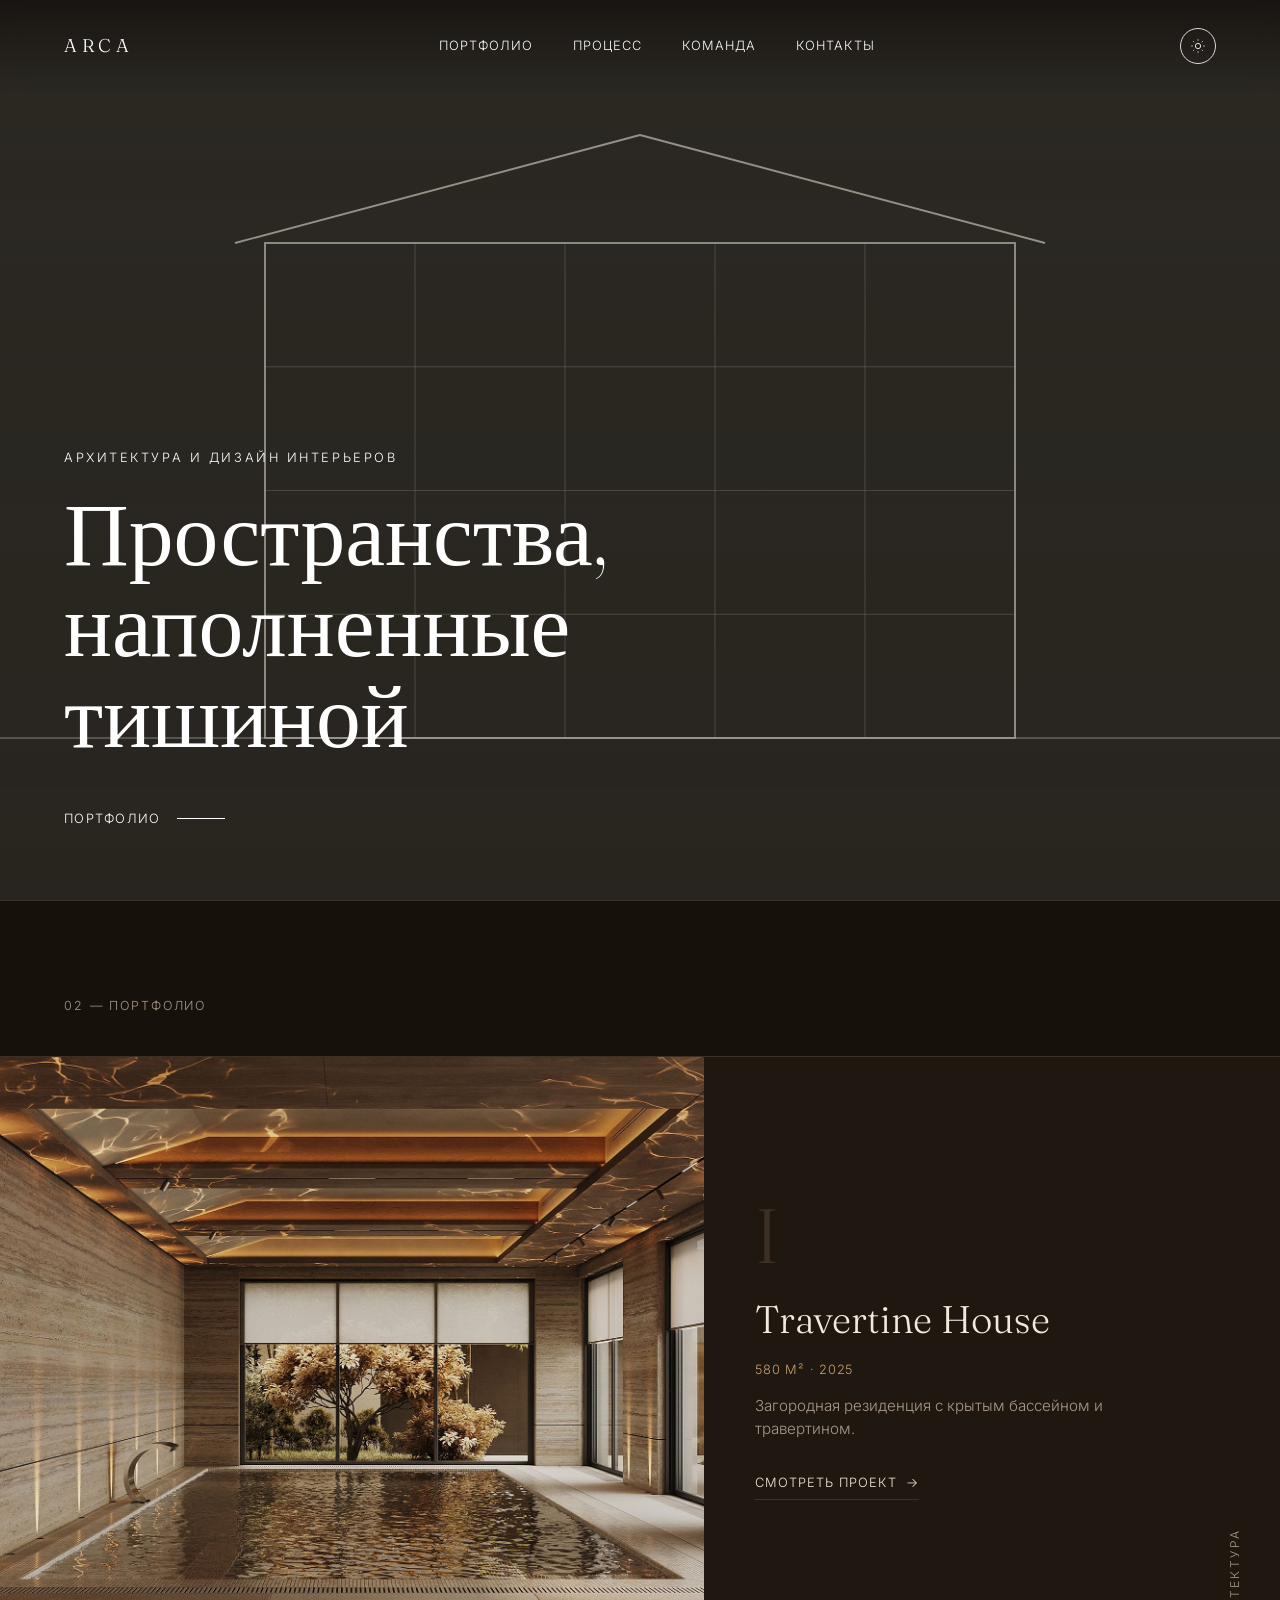
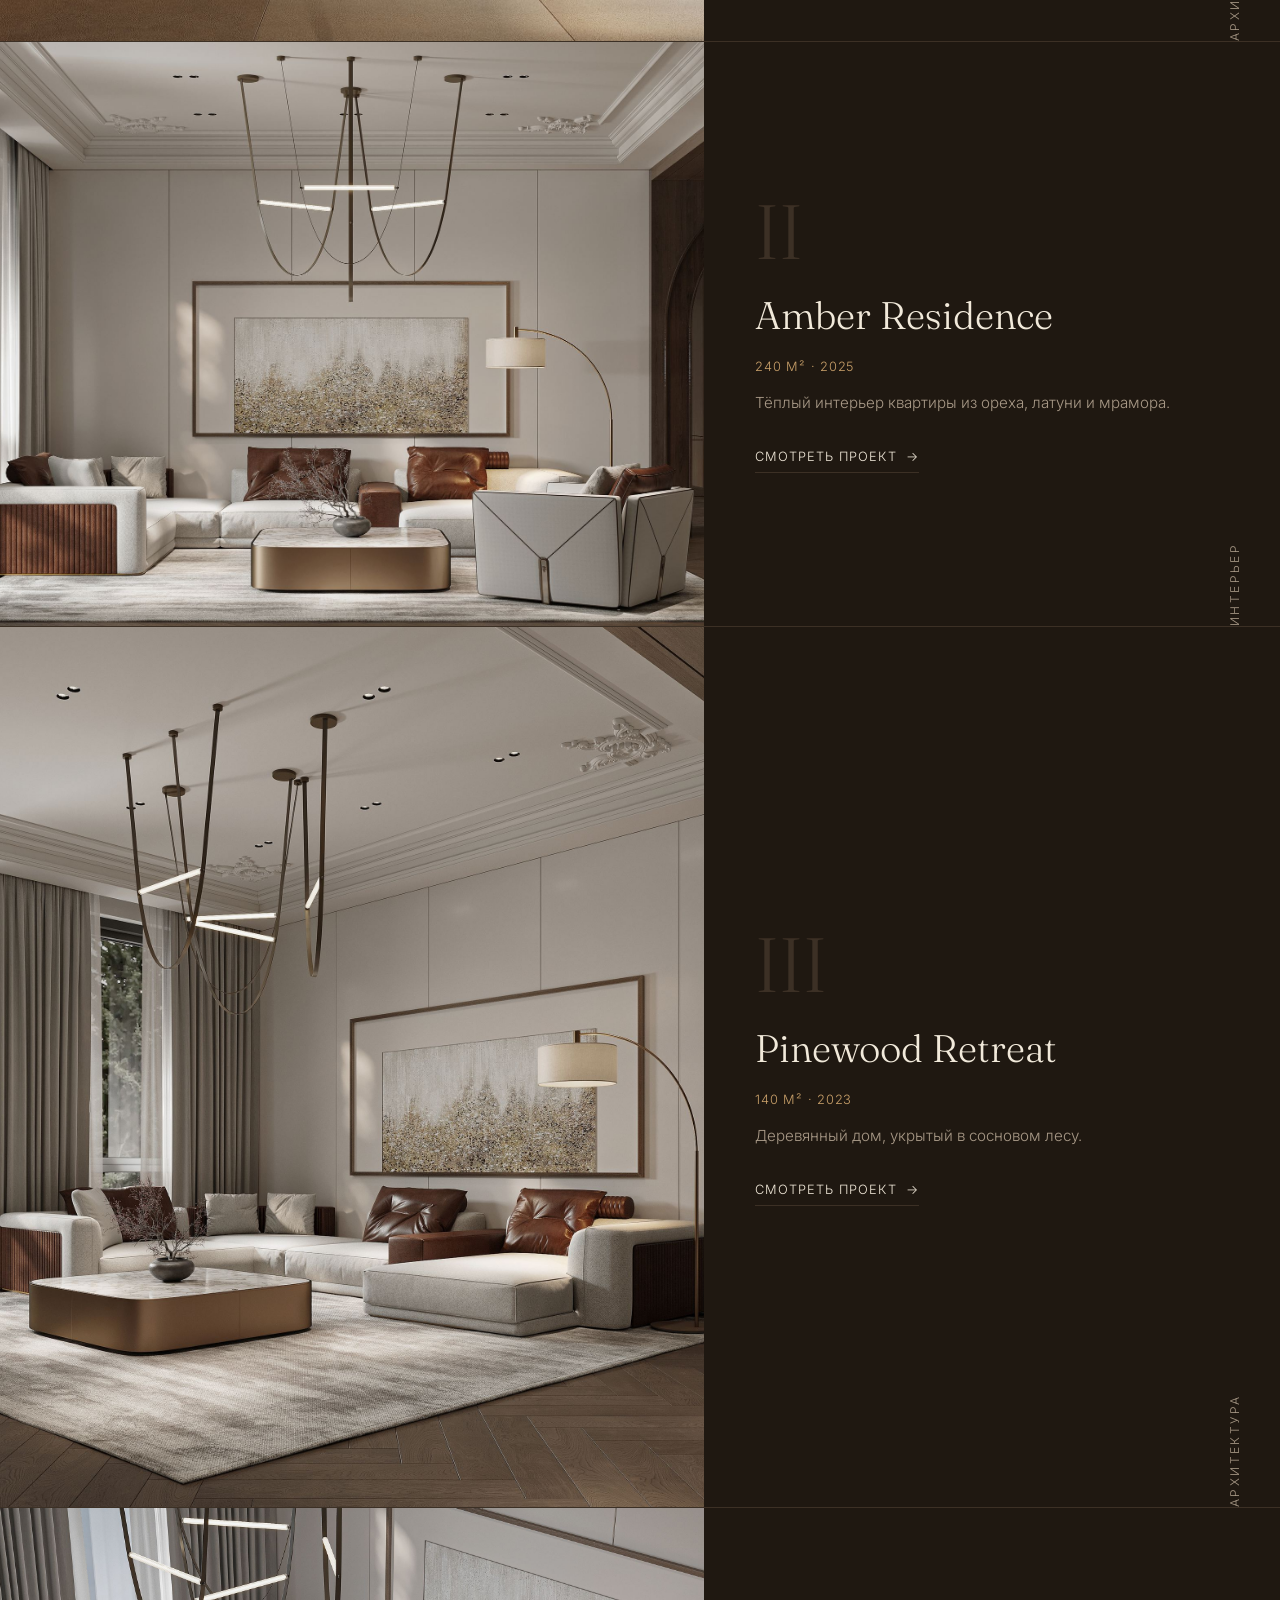
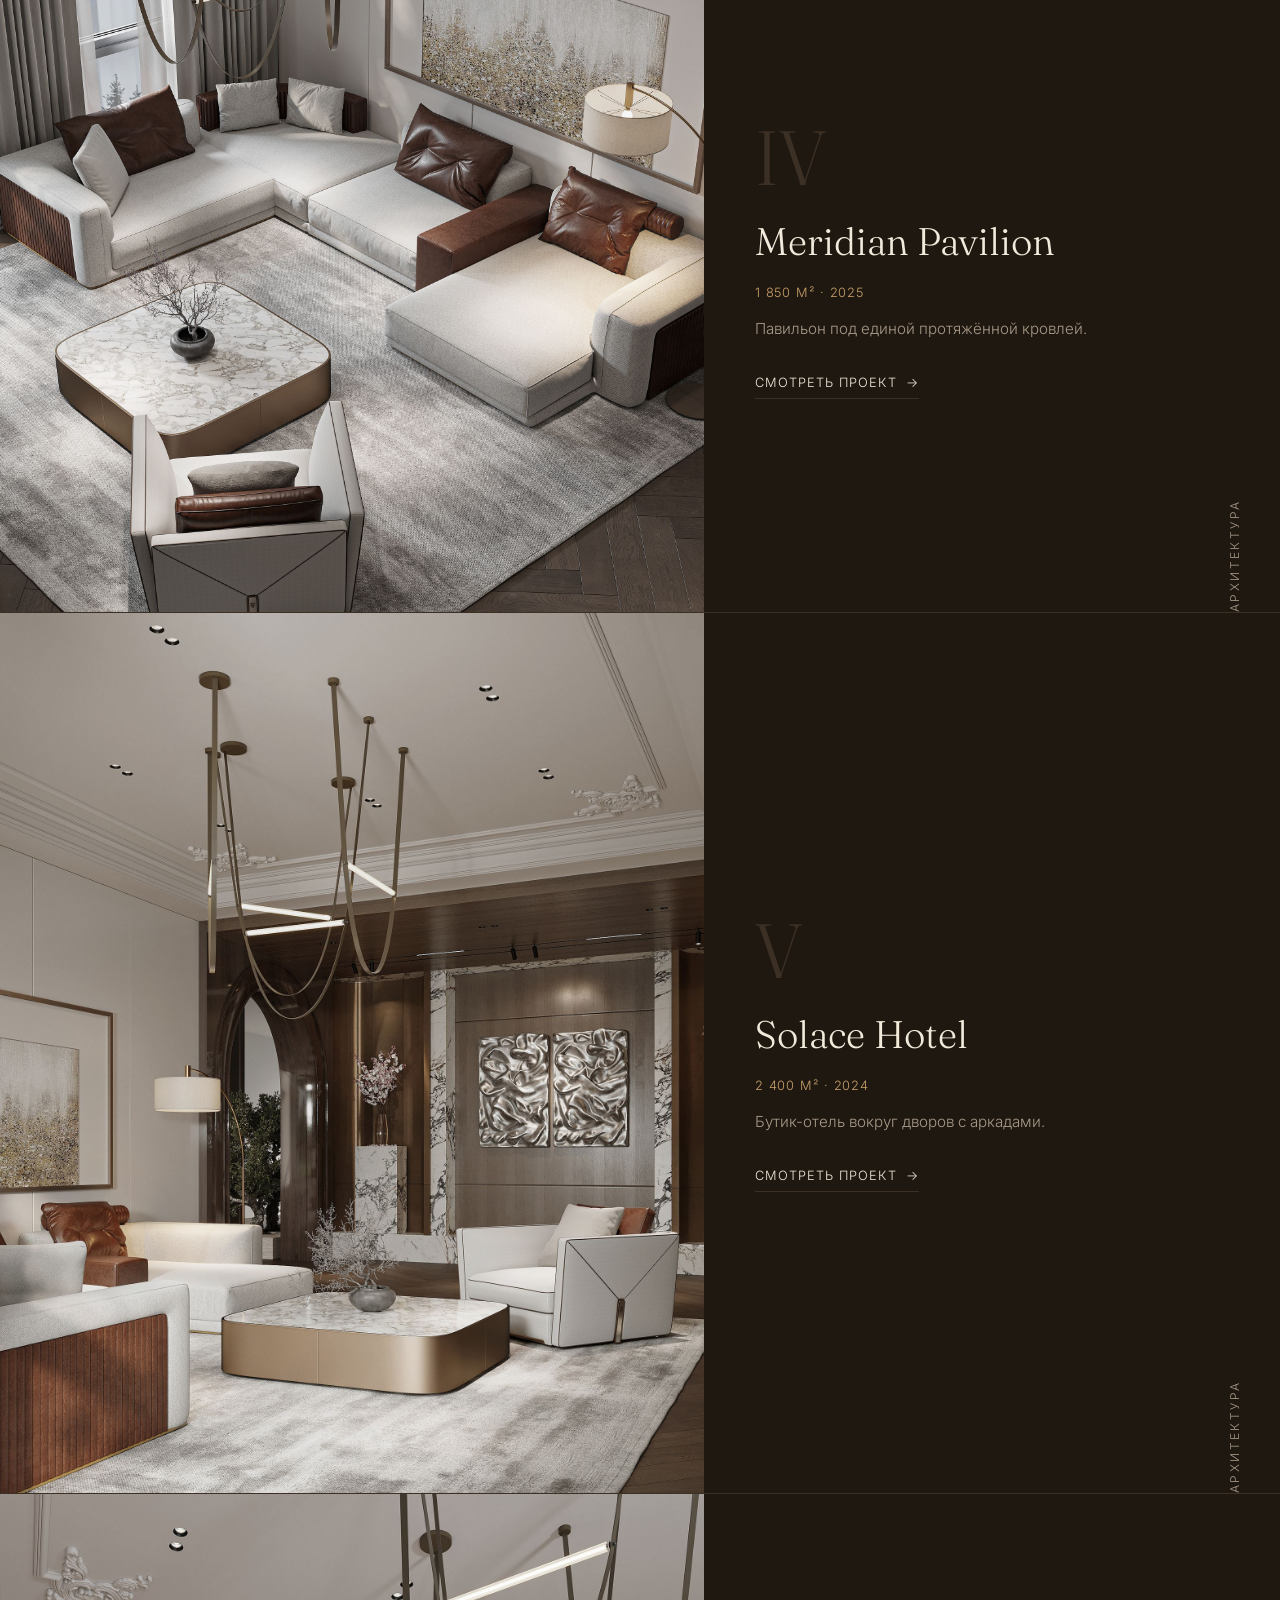
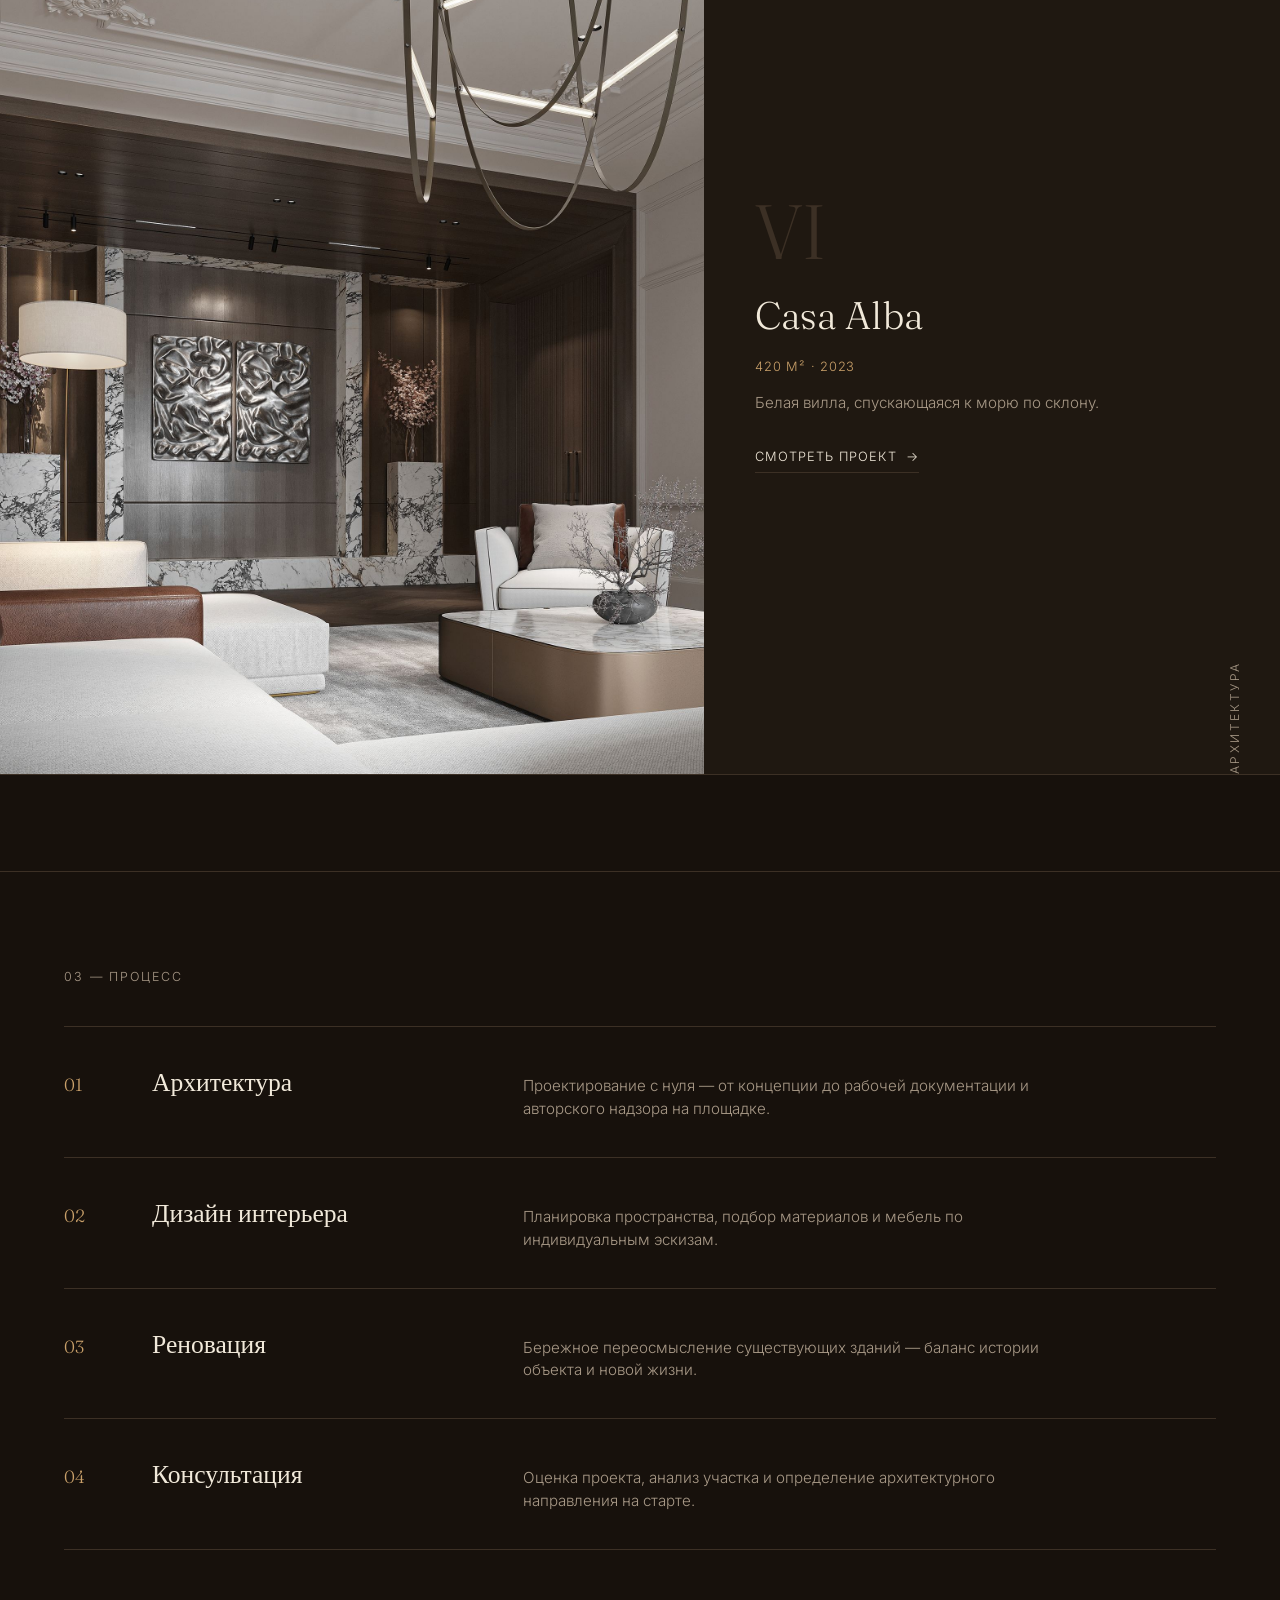
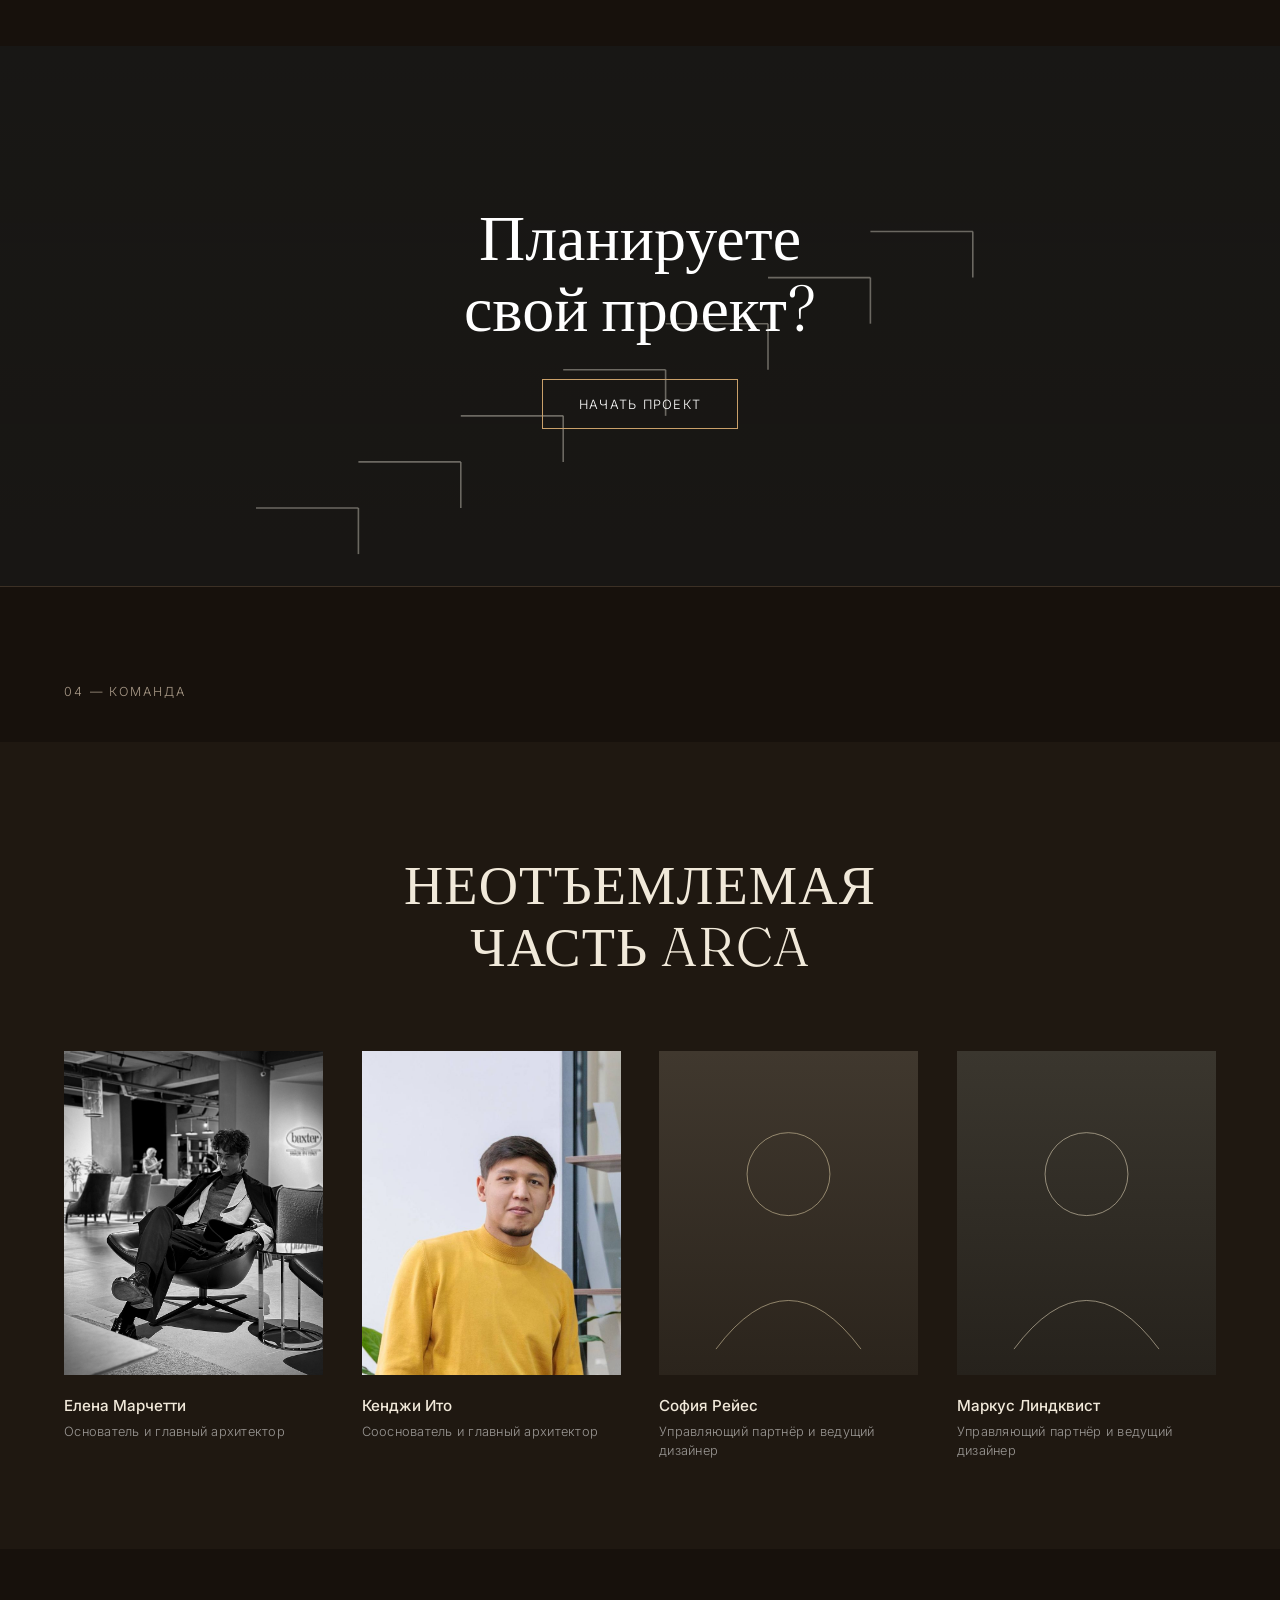
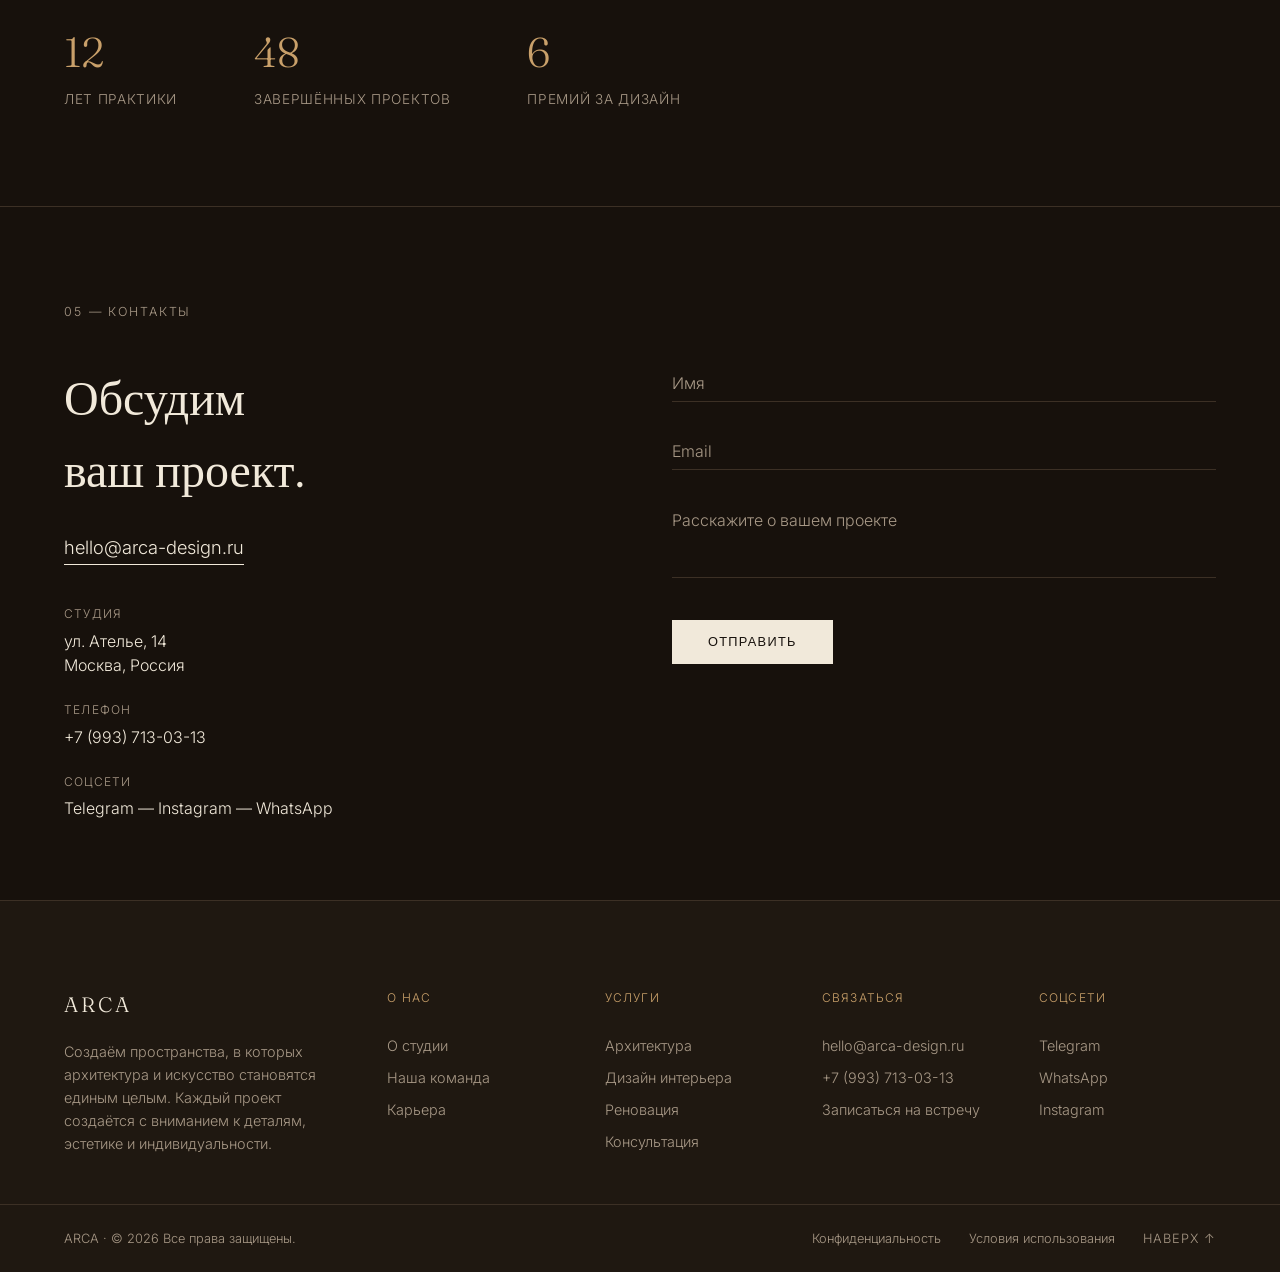
<file: index.html>
<!DOCTYPE html>
<html lang="ru">
<head>
<script>try{if(localStorage.getItem("theme")==="light")document.documentElement.setAttribute("data-theme","light");}catch(e){}</script>
<meta charset="UTF-8">
<meta name="viewport" content="width=device-width, initial-scale=1.0">
<title>ARCA — Архитектура и дизайн интерьеров</title>
<meta name="description" content="ARCA — студия архитектуры и дизайна интерьеров. Создаём пространства, где эстетика и функциональность становятся единым целым.">
<link rel="preconnect" href="https://fonts.googleapis.com">
<link rel="preconnect" href="https://fonts.gstatic.com" crossorigin>
<link href="https://fonts.googleapis.com/css2?family=Fraunces:ital,opsz,wght@0,9..144,300;0,9..144,400;1,9..144,400&family=Inter:wght@300;400;500&display=swap" rel="stylesheet">
<link rel="stylesheet" href="style.css">
</head>
<body>

<div class="loader" id="loader"><span>ARCA</span></div>

<header class="site-header" id="siteHeader">
  <a href="#top" class="logo">ARCA</a>
  <nav class="main-nav" id="mainNav">
    <a href="#work">Портфолио</a>
    <a href="#services">Процесс</a>
    <a href="#team">Команда</a>
    <a href="#contact">Контакты</a>
  </nav>
  <div class="header-actions">
    <button class="theme-toggle" id="themeToggle" aria-label="Переключить тему">
      <svg class="icon-sun" viewBox="0 0 24 24" width="16" height="16" fill="none" stroke="currentColor" stroke-width="1.5"><circle cx="12" cy="12" r="4"/><path d="M12 2v2M12 20v2M4.9 4.9l1.4 1.4M17.7 17.7l1.4 1.4M2 12h2M20 12h2M4.9 19.1l1.4-1.4M17.7 6.3l1.4-1.4"/></svg>
      <svg class="icon-moon" viewBox="0 0 24 24" width="16" height="16" fill="none" stroke="currentColor" stroke-width="1.5"><path d="M20 14.5A8.5 8.5 0 1 1 9.5 4a7 7 0 0 0 10.5 10.5Z"/></svg>
    </button>
    <button class="nav-toggle" id="navToggle" aria-label="Открыть меню">
      <span></span><span></span>
    </button>
  </div>
</header>

<main id="top">

  <section class="hero">
    <div class="hero-media">
      <video
        autoplay
        muted
        loop
        playsinline
        poster="assets/img/hero.svg"
      >
        <source src="assets/video/hero.mp4" type="video/mp4">
      </video>
    </div>
    <div class="hero-content">
      <p class="eyebrow reveal">Архитектура и дизайн интерьеров</p>
      <h1 class="reveal">Пространства,<br>наполненные тишиной</h1>
      <a href="#work" class="scroll-cue reveal">
        <span>Портфолио</span>
        <span class="line"></span>
      </a>
    </div>
  </section>

  <section class="work" id="work">
    <p class="section-index">02 — Портфолио</p>
    <div class="project-slides">

      <a class="project-slide reveal" href="project-courtyard.html">
        <div class="project-slide-media">
          <img src="assets/img/gallery/courtyard/courtyard-pool-01.jpg" alt="Крытый бассейн с эффектом воды на потолке">
        </div>
        <div class="project-slide-info">
          <span class="project-slide-num">I</span>
          <span class="project-slide-tag">Архитектура</span>
          <h3>Travertine House</h3>
          <p class="project-slide-meta">580 м² · 2025</p>
          <p class="project-slide-desc">Загородная резиденция с крытым бассейном и травертином.</p>
          <span class="project-slide-link">Смотреть проект <span>→</span></span>
        </div>
      </a>

      <a class="project-slide reveal" href="project-amber.html">
        <div class="project-slide-media">
          <img src="assets/img/gallery/Living room (1).jpg" alt="Гостиная со скульптурной латунной люстрой">
        </div>
        <div class="project-slide-info">
          <span class="project-slide-num">II</span>
          <span class="project-slide-tag">Интерьер</span>
          <h3>Amber Residence</h3>
          <p class="project-slide-meta">240 м² · 2025</p>
          <p class="project-slide-desc">Тёплый интерьер квартиры из ореха, латуни и мрамора.</p>
          <span class="project-slide-link">Смотреть проект <span>→</span></span>
        </div>
      </a>

      <a class="project-slide reveal" href="project-pinewood.html">
        <div class="project-slide-media">
          <img src="assets/img/gallery/Living%20room%20(2).jpg" alt="Деревянный дом в лесу">
        </div>
        <div class="project-slide-info">
          <span class="project-slide-num">III</span>
          <span class="project-slide-tag">Архитектура</span>
          <h3>Pinewood Retreat</h3>
          <p class="project-slide-meta">140 м² · 2023</p>
          <p class="project-slide-desc">Деревянный дом, укрытый в сосновом лесу.</p>
          <span class="project-slide-link">Смотреть проект <span>→</span></span>
        </div>
      </a>

      <a class="project-slide reveal" href="project-meridian.html">
        <div class="project-slide-media">
          <img src="assets/img/gallery/Living%20room%20(3).jpg" alt="Фасад современного музея">
        </div>
        <div class="project-slide-info">
          <span class="project-slide-num">IV</span>
          <span class="project-slide-tag">Архитектура</span>
          <h3>Meridian Pavilion</h3>
          <p class="project-slide-meta">1 850 м² · 2025</p>
          <p class="project-slide-desc">Павильон под единой протяжённой кровлей.</p>
          <span class="project-slide-link">Смотреть проект <span>→</span></span>
        </div>
      </a>

      <a class="project-slide reveal" href="project-solace.html">
        <div class="project-slide-media">
          <img src="assets/img/gallery/Living%20room%20(4).jpg" alt="Лобби бутик-отеля">
        </div>
        <div class="project-slide-info">
          <span class="project-slide-num">V</span>
          <span class="project-slide-tag">Архитектура</span>
          <h3>Solace Hotel</h3>
          <p class="project-slide-meta">2 400 м² · 2024</p>
          <p class="project-slide-desc">Бутик-отель вокруг дворов с аркадами.</p>
          <span class="project-slide-link">Смотреть проект <span>→</span></span>
        </div>
      </a>

      <a class="project-slide reveal" href="project-casa.html">
        <div class="project-slide-media">
          <img src="assets/img/gallery/Living%20room%20(5).jpg" alt="Белая вилла с бассейном">
        </div>
        <div class="project-slide-info">
          <span class="project-slide-num">VI</span>
          <span class="project-slide-tag">Архитектура</span>
          <h3>Casa Alba</h3>
          <p class="project-slide-meta">420 м² · 2023</p>
          <p class="project-slide-desc">Белая вилла, спускающаяся к морю по склону.</p>
          <span class="project-slide-link">Смотреть проект <span>→</span></span>
        </div>
      </a>

    </div>
  </section>

  <section class="services" id="services">
    <p class="section-index">03 — Процесс</p>
    <ul class="services-list">
      <li class="reveal">
        <span class="services-num">01</span>
        <h3>Архитектура</h3>
        <p>Проектирование с нуля — от концепции до рабочей документации и авторского надзора на площадке.</p>
      </li>
      <li class="reveal">
        <span class="services-num">02</span>
        <h3>Дизайн интерьера</h3>
        <p>Планировка пространства, подбор материалов и мебель по индивидуальным эскизам.</p>
      </li>
      <li class="reveal">
        <span class="services-num">03</span>
        <h3>Реновация</h3>
        <p>Бережное переосмысление существующих зданий — баланс истории объекта и новой жизни.</p>
      </li>
      <li class="reveal">
        <span class="services-num">04</span>
        <h3>Консультация</h3>
        <p>Оценка проекта, анализ участка и определение архитектурного направления на старте.</p>
      </li>
    </ul>
  </section>

  <section class="cta">
    <div class="cta-media">
      <img src="assets/img/cta.svg" alt="Освещённая солнцем лестница в современном доме">
    </div>
    <div class="cta-content">
      <h2 class="reveal">Планируете<br>свой проект?</h2>
      <a href="#contact" class="btn reveal">Начать проект</a>
    </div>
  </section>

  <section class="team" id="team">
    <p class="section-index team-index">04 — Команда</p>
    <div class="team-showcase">
      <h2 class="team-headline">Неотъемлемая<br>часть ARCA</h2>
      <div class="team-grid">
        <div class="team-member reveal">
          <div class="team-photo"><img src="assets/img/team/IMG_49032313.jpg" alt="Портрет Елены Марчетти"></div>
          <h3>Елена Марчетти</h3>
          <p class="team-role">Основатель и главный архитектор</p>
        </div>
        <div class="team-member reveal">
          <div class="team-photo"><img src="assets/img/team/photo_2025-12-12_17-47-22.jpg" alt="Портрет Кенджи Ито"></div>
          <h3>Кенджи Ито</h3>
          <p class="team-role">Сооснователь и главный архитектор</p>
        </div>
        <div class="team-member reveal">
          <div class="team-photo"><img src="assets/img/team/member-03.svg" alt="Портрет Софии Рейес"></div>
          <h3>София Рейес</h3>
          <p class="team-role">Управляющий партнёр и ведущий дизайнер</p>
        </div>
        <div class="team-member reveal">
          <div class="team-photo"><img src="assets/img/team/member-04.svg" alt="Портрет Маркуса Линдквиста"></div>
          <h3>Маркус Линдквист</h3>
          <p class="team-role">Управляющий партнёр и ведущий дизайнер</p>
        </div>
      </div>
    </div>
    <div class="intro-stats reveal">
      <div><span>12</span><p>Лет практики</p></div>
      <div><span>48</span><p>Завершённых проектов</p></div>
      <div><span>6</span><p>Премий за дизайн</p></div>
    </div>
  </section>

  <section class="contact" id="contact">
    <p class="section-index">05 — Контакты</p>
    <div class="contact-grid">
      <div class="contact-info reveal">
        <h2>Обсудим<br>ваш проект.</h2>
        <a class="contact-email" href="mailto:hello@arca-design.ru">hello@arca-design.ru</a>
        <div class="contact-details">
          <div>
            <p class="label">Студия</p>
            <p>ул. Атeлье, 14<br>Москва, Россия</p>
          </div>
          <div>
            <p class="label">Телефон</p>
            <p>+7 (993) 713-03-13</p>
          </div>
          <div>
            <p class="label">Соцсети</p>
            <p><a href="#">Telegram</a> — <a href="#">Instagram</a> — <a href="#">WhatsApp</a></p>
          </div>
        </div>
      </div>
      <form class="contact-form reveal" id="contactForm">
        <div class="field">
          <input type="text" id="name" name="name" required placeholder=" ">
          <label for="name">Имя</label>
        </div>
        <div class="field">
          <input type="email" id="email" name="email" required placeholder=" ">
          <label for="email">Email</label>
        </div>
        <div class="field">
          <textarea id="message" name="message" rows="3" required placeholder=" "></textarea>
          <label for="message">Расскажите о вашем проекте</label>
        </div>
        <button type="submit">Отправить</button>
        <p class="form-note" id="formNote"></p>
      </form>
    </div>
  </section>

</main>

<footer class="site-footer">
  <div class="footer-main">
    <div class="footer-brand">
      <p class="footer-logo">ARCA</p>
      <p class="footer-blurb">Создаём пространства, в которых архитектура и искусство становятся единым целым. Каждый проект создаётся с вниманием к деталям, эстетике и индивидуальности.</p>
    </div>
    <div class="footer-col">
      <p class="footer-col-title">О нас</p>
      <a href="#team">О студии</a>
      <a href="#team">Наша команда</a>
      <a href="#contact">Карьера</a>
    </div>
    <div class="footer-col">
      <p class="footer-col-title">Услуги</p>
      <a href="#services">Архитектура</a>
      <a href="#services">Дизайн интерьера</a>
      <a href="#services">Реновация</a>
      <a href="#services">Консультация</a>
    </div>
    <div class="footer-col">
      <p class="footer-col-title">Связаться</p>
      <a href="mailto:hello@arca-design.ru">hello@arca-design.ru</a>
      <a href="tel:+79937130313">+7 (993) 713-03-13</a>
      <a href="#contact">Записаться на встречу</a>
    </div>
    <div class="footer-col">
      <p class="footer-col-title">Соцсети</p>
      <a href="#">Telegram</a>
      <a href="#">WhatsApp</a>
      <a href="#">Instagram</a>
    </div>
  </div>
  <div class="footer-bottom">
    <p>ARCA · © <span id="year"></span> Все права защищены.</p>
    <div class="footer-bottom-links">
      <a href="#">Конфиденциальность</a>
      <a href="#">Условия использования</a>
      <a href="#top" class="back-top">Наверх ↑</a>
    </div>
  </div>
</footer>

<script src="script.js"></script>
</body>
</html>
</file>
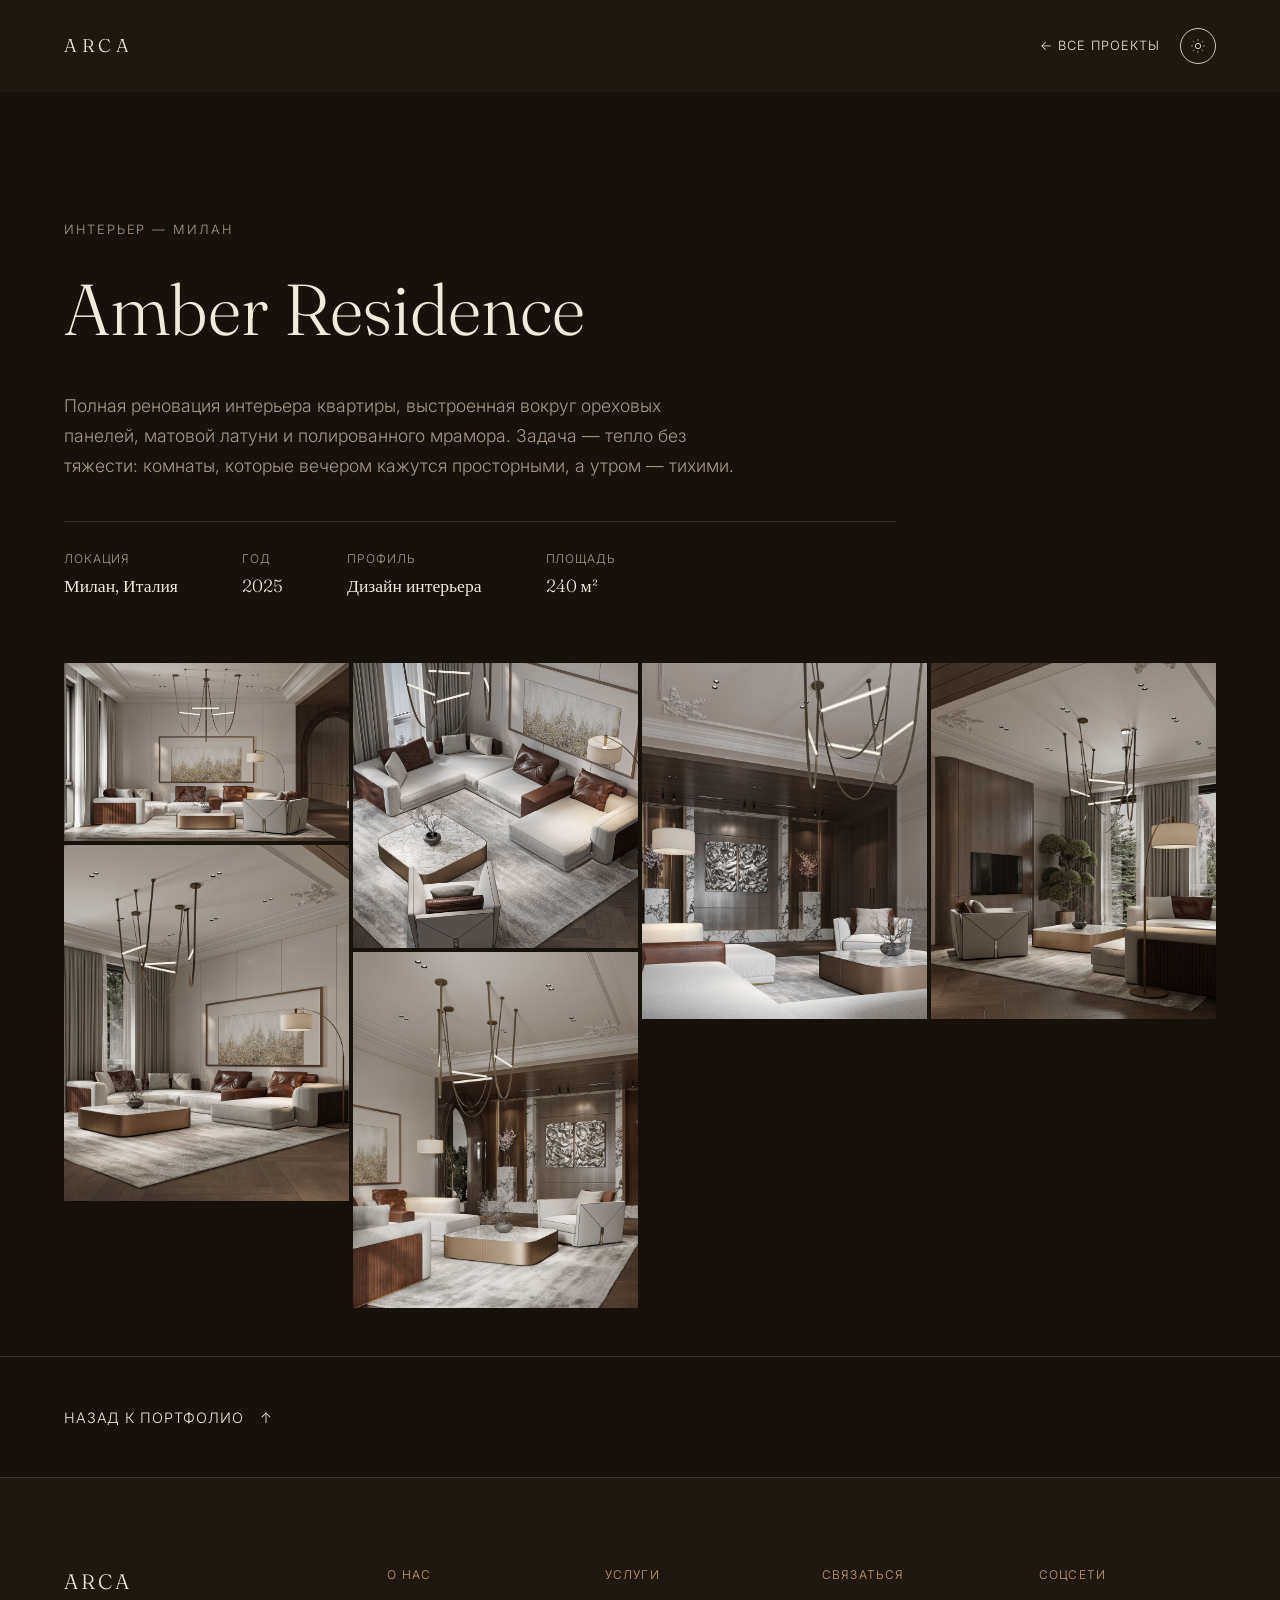
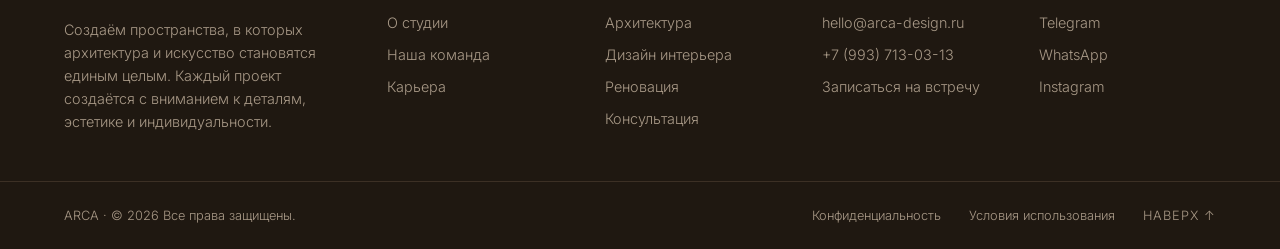
<file: project-amber.html>
<!DOCTYPE html>
<html lang="ru">
<head>
<script>try{if(localStorage.getItem("theme")==="light")document.documentElement.setAttribute("data-theme","light");}catch(e){}</script>
<meta charset="UTF-8">
<meta name="viewport" content="width=device-width, initial-scale=1.0">
<title>Amber Residence — ARCA</title>
<meta name="description" content="Amber Residence — тёплый интерьер квартиры от студии ARCA.">
<link rel="preconnect" href="https://fonts.googleapis.com">
<link rel="preconnect" href="https://fonts.gstatic.com" crossorigin>
<link href="https://fonts.googleapis.com/css2?family=Fraunces:ital,opsz,wght@0,9..144,300;0,9..144,400;1,9..144,400&family=Inter:wght@300;400;500&display=swap" rel="stylesheet">
<link rel="stylesheet" href="style.css">
<link rel="stylesheet" href="project.css">
</head>
<body class="project-body">

<header class="site-header project-header" id="siteHeader">
  <a href="index.html" class="logo">ARCA</a>
  <div class="header-actions">
  <a href="index.html#work" class="back-link">← Все проекты</a>
  <button class="theme-toggle" id="themeToggle" aria-label="Переключить тему">
    <svg class="icon-sun" viewBox="0 0 24 24" width="16" height="16" fill="none" stroke="currentColor" stroke-width="1.5"><circle cx="12" cy="12" r="4"/><path d="M12 2v2M12 20v2M4.9 4.9l1.4 1.4M17.7 17.7l1.4 1.4M2 12h2M20 12h2M4.9 19.1l1.4-1.4M17.7 6.3l1.4-1.4"/></svg>
    <svg class="icon-moon" viewBox="0 0 24 24" width="16" height="16" fill="none" stroke="currentColor" stroke-width="1.5"><path d="M20 14.5A8.5 8.5 0 1 1 9.5 4a7 7 0 0 0 10.5 10.5Z"/></svg>
  </button>
  </div>
</header>

<main>
  <section class="project-intro">
    <p class="project-eyebrow">Интерьер — Милан</p>
    <h1>Amber Residence</h1>
    <p class="project-summary">
      Полная реновация интерьера квартиры, выстроенная вокруг ореховых панелей,
      матовой латуни и полированного мрамора. Задача — тепло без тяжести:
      комнаты, которые вечером кажутся просторными, а утром — тихими.
    </p>
    <dl class="project-facts">
      <div><dt>Локация</dt><dd>Милан, Италия</dd></div>
      <div><dt>Год</dt><dd>2025</dd></div>
      <div><dt>Профиль</dt><dd>Дизайн интерьера</dd></div>
      <div><dt>Площадь</dt><dd>240 м²</dd></div>
    </dl>
  </section>

  <section class="gallery" id="gallery" aria-roledescription="carousel" aria-label="Галерея проекта">
    <div class="gallery-grid" id="galleryGrid">
      <button class="gallery-grid-item" data-index="0"><img src="assets/img/gallery/Living room (1).jpg" alt="Гостиная со скульптурной латунной люстрой и двумя диванами" loading="lazy"></button>
      <button class="gallery-grid-item" data-index="1"><img src="assets/img/gallery/Living room (2).jpg" alt="Мраморная стена со скульптурным панно" loading="lazy"></button>
      <button class="gallery-grid-item" data-index="2"><img src="assets/img/gallery/Living room (3).jpg" alt="Гостиная, видимая через арочный ореховый проём" loading="lazy"></button>
      <button class="gallery-grid-item" data-index="3"><img src="assets/img/gallery/Living room (4).jpg" alt="Вид сверху на диван и журнальный столик" loading="lazy"></button>
      <button class="gallery-grid-item" data-index="4"><img src="assets/img/gallery/Living room (5).jpg" alt="Деталь мраморного и бронзового столика" loading="lazy"></button>
      <button class="gallery-grid-item" data-index="5"><img src="assets/img/gallery/Living room (6).jpg" alt="Общий вид гостиной зоны" loading="lazy"></button>
    </div>

    <div class="gallery-lightbox" id="galleryLightbox">
      <button class="lightbox-close" id="lightboxClose" aria-label="Закрыть">✕</button>

    <div class="gallery-stage" id="galleryStage">
      <button class="gallery-arrow gallery-prev" id="galleryPrev" aria-label="Предыдущее изображение">‹</button>

      <div class="gallery-frame" id="galleryFrame">
      <div class="gallery-track" id="galleryTrack">
        <figure class="gallery-slide is-active" data-index="0">
          <div class="gallery-slide-bg" style="background-image:url('assets/img/gallery/Living room (1).jpg')"></div>
          <img src="assets/img/gallery/Living room (1).jpg" alt="Гостиная со скульптурной латунной люстрой и двумя диванами" class="gallery-slide-img">
          <figcaption>Главная гостиная — вид от входа: латунная люстра и ореховая медиастена.</figcaption>
        </figure>
        <figure class="gallery-slide" data-index="1">
          <div class="gallery-slide-bg" style="background-image:url('assets/img/gallery/Living room (2).jpg')"></div>
          <img src="assets/img/gallery/Living room (2).jpg" alt="Мраморная стена со скульптурным панно" class="gallery-slide-img">
          <figcaption>Мрамор Arabescato обрамляет бронзовое рельефное панно над консолью.</figcaption>
        </figure>
        <figure class="gallery-slide" data-index="2">
          <div class="gallery-slide-bg" style="background-image:url('assets/img/gallery/Living room (3).jpg')"></div>
          <img src="assets/img/gallery/Living room (3).jpg" alt="Гостиная, видимая через арочный ореховый проём" class="gallery-slide-img">
          <figcaption>Зона отдыха, обрамлённая арочным ореховым проёмом из холла.</figcaption>
        </figure>
        <figure class="gallery-slide" data-index="3">
          <div class="gallery-slide-bg" style="background-image:url('assets/img/gallery/Living room (4).jpg')"></div>
          <img src="assets/img/gallery/Living room (4).jpg" alt="Вид сверху на диван и журнальный столик" class="gallery-slide-img">
          <figcaption>План расстановки мебели вокруг бронзового журнального столика.</figcaption>
        </figure>
        <figure class="gallery-slide" data-index="4">
          <div class="gallery-slide-bg" style="background-image:url('assets/img/gallery/Living room (5).jpg')"></div>
          <img src="assets/img/gallery/Living room (5).jpg" alt="Деталь мраморного и бронзового столика" class="gallery-slide-img">
          <figcaption>Деталь — полированная мраморная столешница на матовом бронзовом основании.</figcaption>
        </figure>
        <figure class="gallery-slide" data-index="5">
          <div class="gallery-slide-bg" style="background-image:url('assets/img/gallery/Living room (6).jpg')"></div>
          <img src="assets/img/gallery/Living room (6).jpg" alt="Общий вид гостиной зоны" class="gallery-slide-img">
          <figcaption>Комната целиком — секционный диван вокруг бронзового столика.</figcaption>
        </figure>
      </div>
      </div>


      <button class="gallery-arrow gallery-next" id="galleryNext" aria-label="Следующее изображение">›</button>

      <div class="gallery-counter">
        <span id="galleryCurrent">01</span> / <span id="galleryTotal">06</span>
      </div>
    </div>

    <div class="gallery-thumbs" id="galleryThumbs">
      <button class="thumb is-active" data-index="0"><img src="assets/img/gallery/thumbs/Living room (1).jpg" alt=""></button>
      <button class="thumb" data-index="1"><img src="assets/img/gallery/thumbs/Living room (2).jpg" alt=""></button>
      <button class="thumb" data-index="2"><img src="assets/img/gallery/thumbs/Living room (3).jpg" alt=""></button>
      <button class="thumb" data-index="3"><img src="assets/img/gallery/thumbs/Living room (4).jpg" alt=""></button>
      <button class="thumb" data-index="4"><img src="assets/img/gallery/thumbs/Living room (5).jpg" alt=""></button>
      <button class="thumb" data-index="5"><img src="assets/img/gallery/thumbs/Living room (6).jpg" alt=""></button>
    </div>
      </div>
  </section>

  <section class="project-nav-next">
    <a href="index.html#work">
      <span class="project-nav-label">Назад к портфолио</span>
      <span class="project-nav-arrow">↑</span>
    </a>
  </section>
</main>

<footer class="site-footer">
  <div class="footer-main">
    <div class="footer-brand">
      <p class="footer-logo">ARCA</p>
      <p class="footer-blurb">Создаём пространства, в которых архитектура и искусство становятся единым целым. Каждый проект создаётся с вниманием к деталям, эстетике и индивидуальности.</p>
    </div>
    <div class="footer-col">
      <p class="footer-col-title">О нас</p>
      <a href="index.html#team">О студии</a>
      <a href="index.html#team">Наша команда</a>
      <a href="index.html#contact">Карьера</a>
    </div>
    <div class="footer-col">
      <p class="footer-col-title">Услуги</p>
      <a href="index.html#services">Архитектура</a>
      <a href="index.html#services">Дизайн интерьера</a>
      <a href="index.html#services">Реновация</a>
      <a href="index.html#services">Консультация</a>
    </div>
    <div class="footer-col">
      <p class="footer-col-title">Связаться</p>
      <a href="mailto:hello@arca-design.ru">hello@arca-design.ru</a>
      <a href="tel:+79937130313">+7 (993) 713-03-13</a>
      <a href="index.html#contact">Записаться на встречу</a>
    </div>
    <div class="footer-col">
      <p class="footer-col-title">Соцсети</p>
      <a href="#">Telegram</a>
      <a href="#">WhatsApp</a>
      <a href="#">Instagram</a>
    </div>
  </div>
  <div class="footer-bottom">
    <p>ARCA · © <span id="year"></span> Все права защищены.</p>
    <div class="footer-bottom-links">
      <a href="#">Конфиденциальность</a>
      <a href="#">Условия использования</a>
      <a href="index.html#top" class="back-top">Наверх ↑</a>
    </div>
  </div>
</footer>

<script src="script.js"></script>
<script src="project.js"></script>
</body>
</html>
</file>
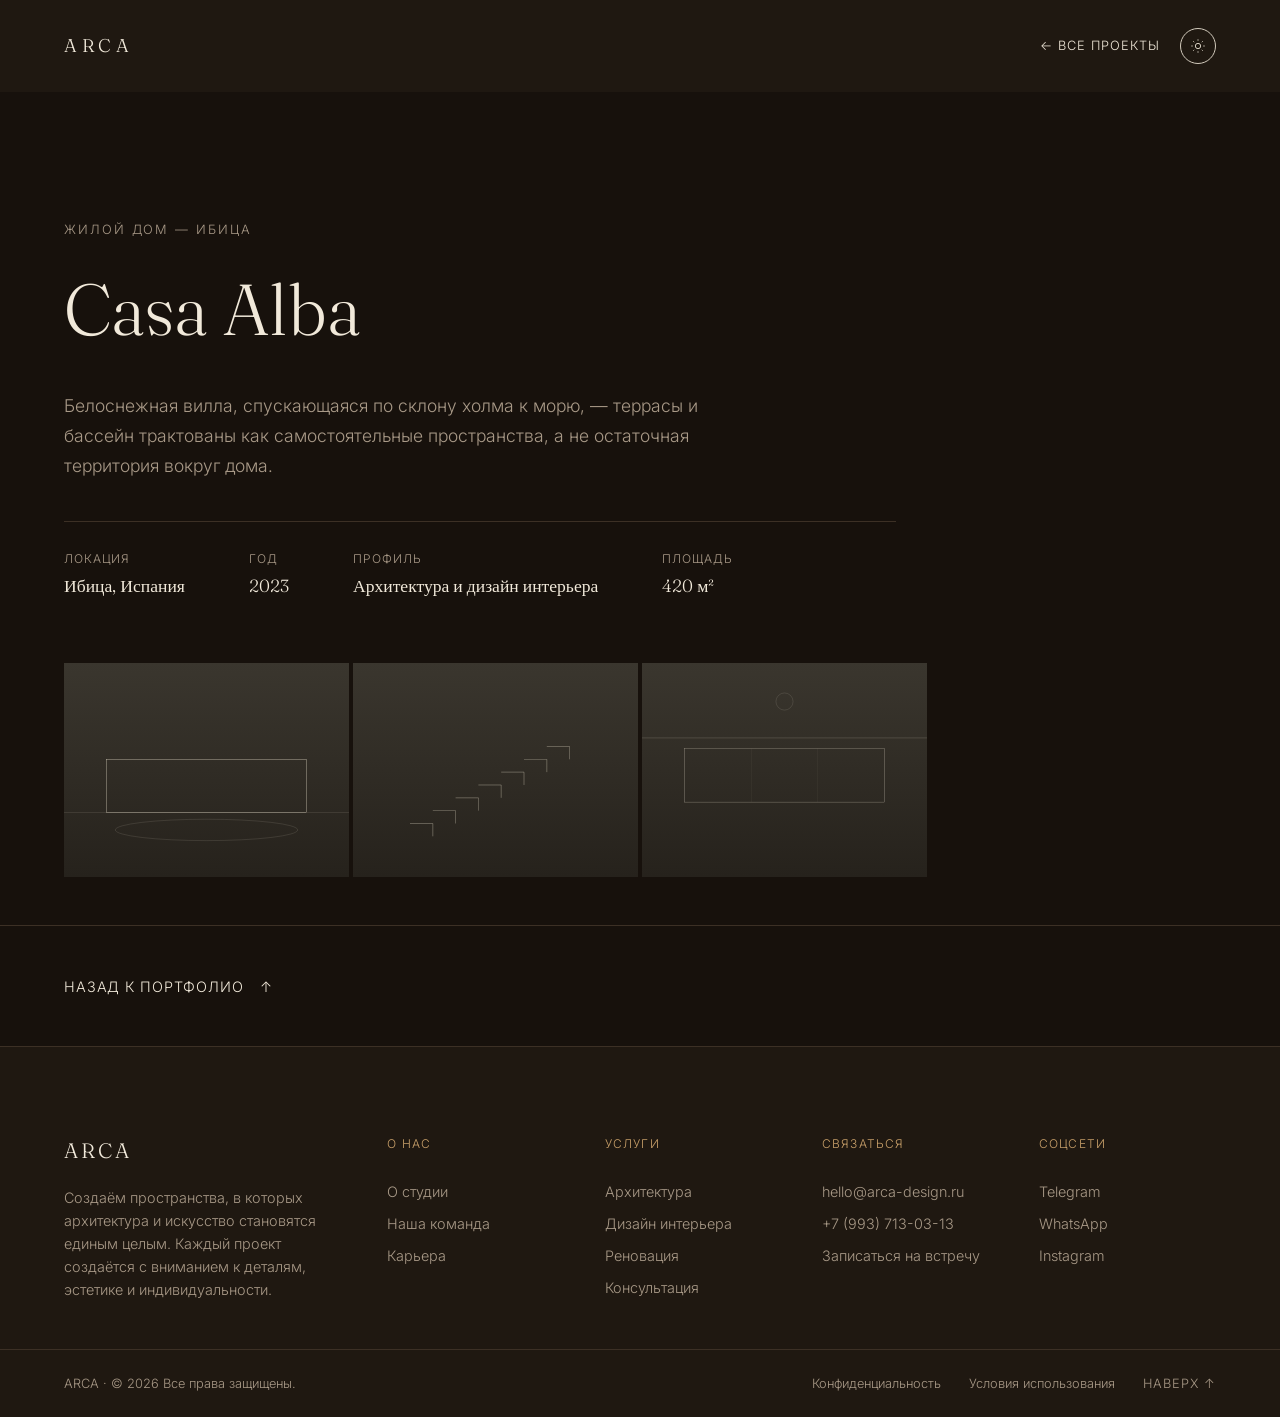
<file: project-casa.html>
<!DOCTYPE html>
<html lang="ru">
<head>
<script>try{if(localStorage.getItem("theme")==="light")document.documentElement.setAttribute("data-theme","light");}catch(e){}</script>
<meta charset="UTF-8">
<meta name="viewport" content="width=device-width, initial-scale=1.0">
<title>Casa Alba — ARCA</title>
<meta name="description" content="Casa Alba — Жилой дом — Ибица, студия ARCA.">
<link rel="preconnect" href="https://fonts.googleapis.com">
<link rel="preconnect" href="https://fonts.gstatic.com" crossorigin>
<link href="https://fonts.googleapis.com/css2?family=Fraunces:ital,opsz,wght@0,9..144,300;0,9..144,400;1,9..144,400&family=Inter:wght@300;400;500&display=swap" rel="stylesheet">
<link rel="stylesheet" href="style.css">
<link rel="stylesheet" href="project.css">
</head>
<body class="project-body">

<header class="site-header project-header" id="siteHeader">
  <a href="index.html" class="logo">ARCA</a>
  <div class="header-actions">
  <a href="index.html#work" class="back-link">← Все проекты</a>
  <button class="theme-toggle" id="themeToggle" aria-label="Переключить тему">
    <svg class="icon-sun" viewBox="0 0 24 24" width="16" height="16" fill="none" stroke="currentColor" stroke-width="1.5"><circle cx="12" cy="12" r="4"/><path d="M12 2v2M12 20v2M4.9 4.9l1.4 1.4M17.7 17.7l1.4 1.4M2 12h2M20 12h2M4.9 19.1l1.4-1.4M17.7 6.3l1.4-1.4"/></svg>
    <svg class="icon-moon" viewBox="0 0 24 24" width="16" height="16" fill="none" stroke="currentColor" stroke-width="1.5"><path d="M20 14.5A8.5 8.5 0 1 1 9.5 4a7 7 0 0 0 10.5 10.5Z"/></svg>
  </button>
  </div>
</header>

<main>
  <section class="project-intro">
    <p class="project-eyebrow">Жилой дом — Ибица</p>
    <h1>Casa Alba</h1>
    <p class="project-summary">
      Белоснежная вилла, спускающаяся по склону холма к морю, — террасы и бассейн трактованы как самостоятельные пространства, а не остаточная территория вокруг дома.
    </p>
    <dl class="project-facts">
      <div><dt>Локация</dt><dd>Ибица, Испания</dd></div>
      <div><dt>Год</dt><dd>2023</dd></div>
      <div><dt>Профиль</dt><dd>Архитектура и дизайн интерьера</dd></div>
      <div><dt>Площадь</dt><dd>420 м²</dd></div>
    </dl>
  </section>

  <section class="gallery" id="gallery" aria-roledescription="carousel" aria-label="Галерея проекта">
    <div class="gallery-grid" id="galleryGrid">
      <button class="gallery-grid-item" data-index="0"><img src="assets/img/gallery/casa-01.svg" alt="Белая вилла с бассейном" loading="lazy"></button>
      <button class="gallery-grid-item" data-index="1"><img src="assets/img/gallery/casa-02.svg" alt="Внешняя лестница вдоль склона" loading="lazy"></button>
      <button class="gallery-grid-item" data-index="2"><img src="assets/img/gallery/casa-03.svg" alt="Интерьер гостиной с видом на море" loading="lazy"></button>
    </div>

    <div class="gallery-lightbox" id="galleryLightbox">
      <button class="lightbox-close" id="lightboxClose" aria-label="Закрыть">✕</button>

    <div class="gallery-stage" id="galleryStage">
      <button class="gallery-arrow gallery-prev" id="galleryPrev" aria-label="Предыдущее изображение">‹</button>

      <div class="gallery-frame" id="galleryFrame">
      <div class="gallery-track" id="galleryTrack">
        <figure class="gallery-slide is-active" data-index="0">
          <div class="gallery-slide-bg" style="background-image:url('assets/img/gallery/casa-01.svg')"></div>
          <img src="assets/img/gallery/casa-01.svg" alt="Белая вилла с бассейном" class="gallery-slide-img">
          <figcaption>Терраса с бассейном, обрамлённая ступенчатыми белыми объёмами виллы.</figcaption>
        </figure>
        <figure class="gallery-slide" data-index="1">
          <div class="gallery-slide-bg" style="background-image:url('assets/img/gallery/casa-02.svg')"></div>
          <img src="assets/img/gallery/casa-02.svg" alt="Внешняя лестница вдоль склона" class="gallery-slide-img">
          <figcaption>Каменные ступени связывают террасы виллы вниз по склону.</figcaption>
        </figure>
        <figure class="gallery-slide" data-index="2">
          <div class="gallery-slide-bg" style="background-image:url('assets/img/gallery/casa-03.svg')"></div>
          <img src="assets/img/gallery/casa-03.svg" alt="Интерьер гостиной с видом на море" class="gallery-slide-img">
          <figcaption>Основная гостиная полностью открывается на террасу и море.</figcaption>
        </figure>
      </div>
      </div>

      <button class="gallery-arrow gallery-next" id="galleryNext" aria-label="Следующее изображение">›</button>

      <div class="gallery-counter">
        <span id="galleryCurrent">01</span> / <span id="galleryTotal">03</span>
      </div>
    </div>

    <div class="gallery-thumbs" id="galleryThumbs">
      <button class="thumb is-active" data-index="0"><img src="assets/img/gallery/casa-01.svg" alt=""></button>
      <button class="thumb" data-index="1"><img src="assets/img/gallery/casa-02.svg" alt=""></button>
      <button class="thumb" data-index="2"><img src="assets/img/gallery/casa-03.svg" alt=""></button>
    </div>
      </div>
  </section>

  <section class="project-nav-next">
    <a href="index.html#work">
      <span class="project-nav-label">Назад к портфолио</span>
      <span class="project-nav-arrow">↑</span>
    </a>
  </section>
</main>

<footer class="site-footer">
  <div class="footer-main">
    <div class="footer-brand">
      <p class="footer-logo">ARCA</p>
      <p class="footer-blurb">Создаём пространства, в которых архитектура и искусство становятся единым целым. Каждый проект создаётся с вниманием к деталям, эстетике и индивидуальности.</p>
    </div>
    <div class="footer-col">
      <p class="footer-col-title">О нас</p>
      <a href="index.html#team">О студии</a>
      <a href="index.html#team">Наша команда</a>
      <a href="index.html#contact">Карьера</a>
    </div>
    <div class="footer-col">
      <p class="footer-col-title">Услуги</p>
      <a href="index.html#services">Архитектура</a>
      <a href="index.html#services">Дизайн интерьера</a>
      <a href="index.html#services">Реновация</a>
      <a href="index.html#services">Консультация</a>
    </div>
    <div class="footer-col">
      <p class="footer-col-title">Связаться</p>
      <a href="mailto:hello@arca-design.ru">hello@arca-design.ru</a>
      <a href="tel:+79937130313">+7 (993) 713-03-13</a>
      <a href="index.html#contact">Записаться на встречу</a>
    </div>
    <div class="footer-col">
      <p class="footer-col-title">Соцсети</p>
      <a href="#">Telegram</a>
      <a href="#">WhatsApp</a>
      <a href="#">Instagram</a>
    </div>
  </div>
  <div class="footer-bottom">
    <p>ARCA · © <span id="year"></span> Все права защищены.</p>
    <div class="footer-bottom-links">
      <a href="#">Конфиденциальность</a>
      <a href="#">Условия использования</a>
      <a href="index.html#top" class="back-top">Наверх ↑</a>
    </div>
  </div>
</footer>

<script src="script.js"></script>
<script src="project.js"></script>
</body>
</html>
</file>
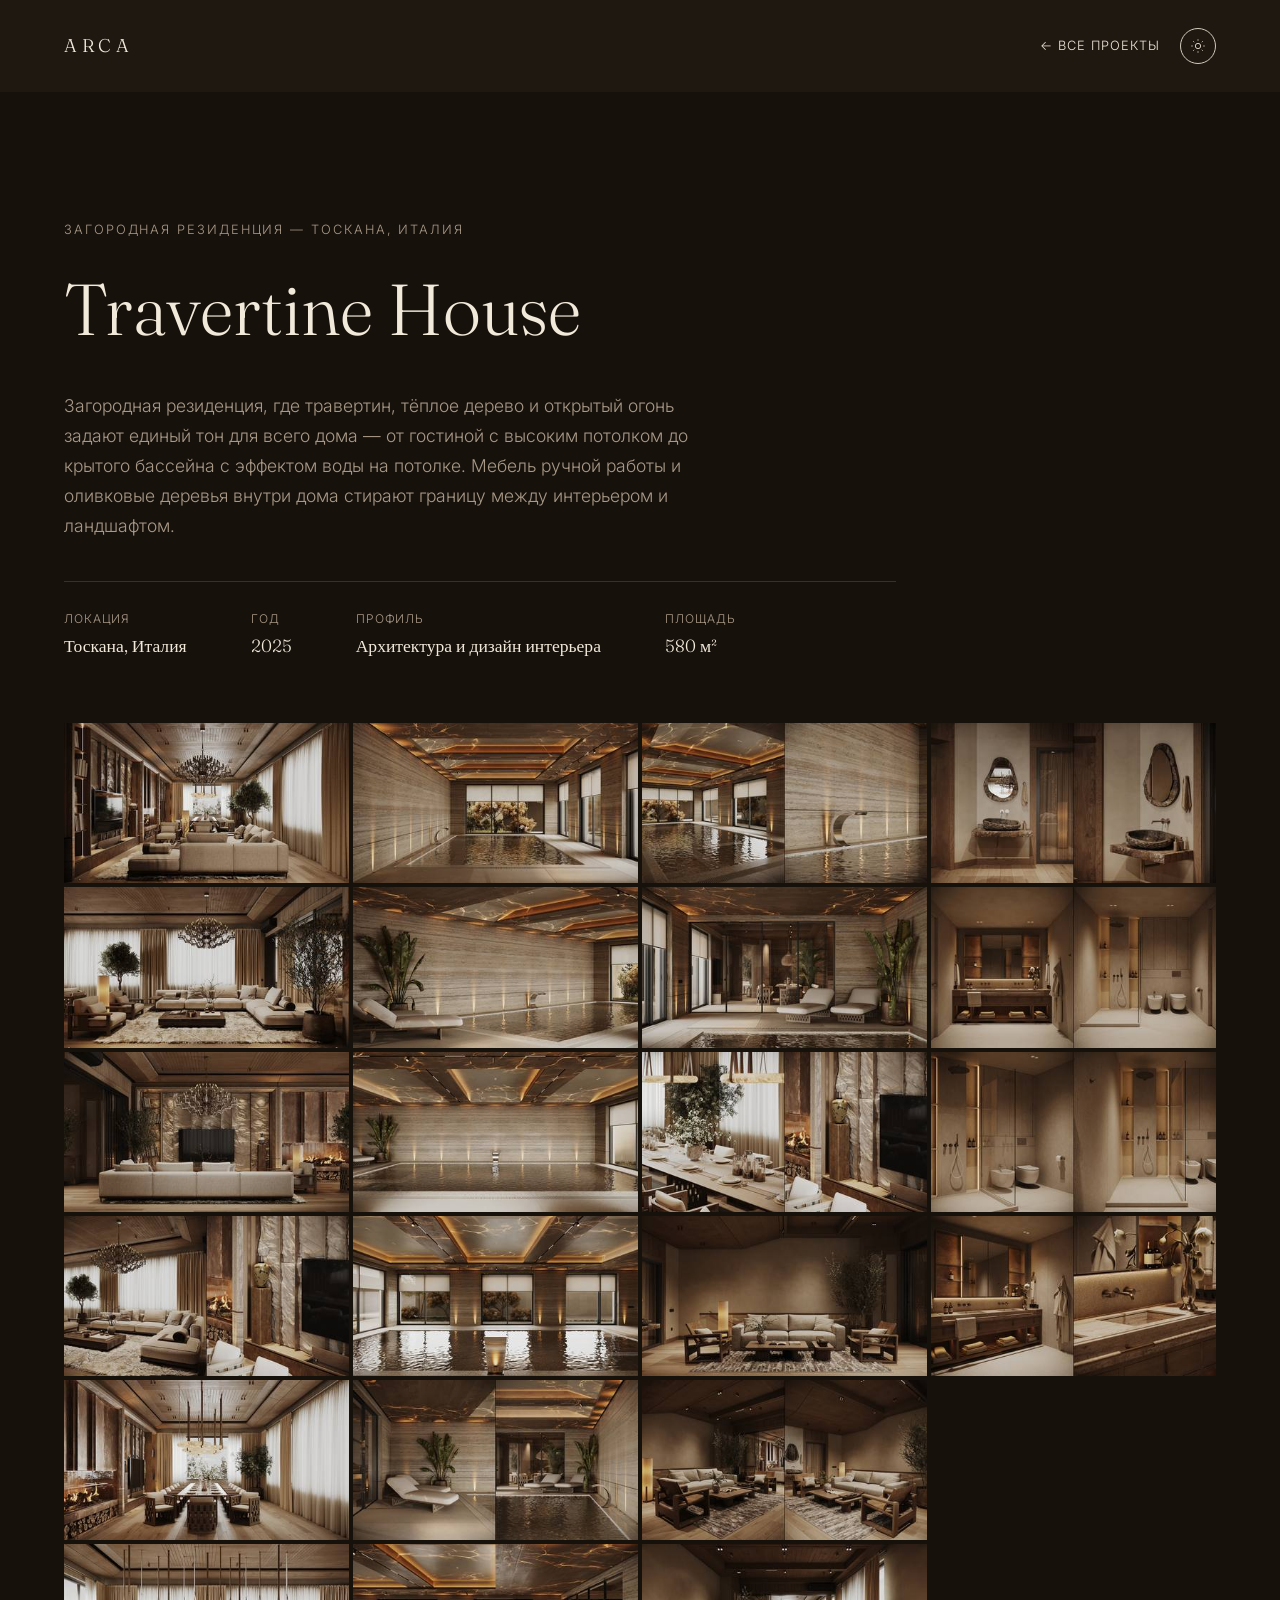
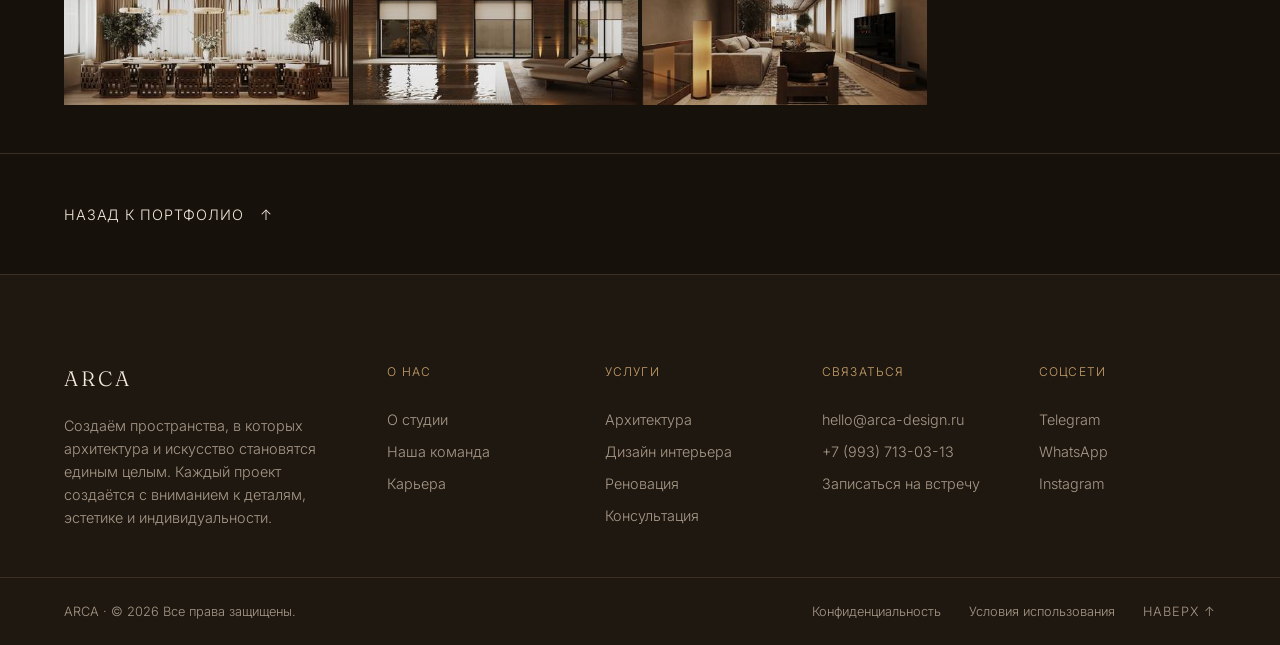
<file: project-courtyard.html>
<!DOCTYPE html>
<html lang="ru">
<head>
<script>try{if(localStorage.getItem("theme")==="light")document.documentElement.setAttribute("data-theme","light");}catch(e){}</script>
<meta charset="UTF-8">
<meta name="viewport" content="width=device-width, initial-scale=1.0">
<title>Travertine House — ARCA</title>
<meta name="description" content="Travertine House — загородная резиденция с крытым бассейном, студия ARCA.">
<link rel="preconnect" href="https://fonts.googleapis.com">
<link rel="preconnect" href="https://fonts.gstatic.com" crossorigin>
<link href="https://fonts.googleapis.com/css2?family=Fraunces:ital,opsz,wght@0,9..144,300;0,9..144,400;1,9..144,400&family=Inter:wght@300;400;500&display=swap" rel="stylesheet">
<link rel="stylesheet" href="style.css">
<link rel="stylesheet" href="project.css">
</head>
<body class="project-body">

<header class="site-header project-header" id="siteHeader">
  <a href="index.html" class="logo">ARCA</a>
  <div class="header-actions">
  <a href="index.html#work" class="back-link">← Все проекты</a>
  <button class="theme-toggle" id="themeToggle" aria-label="Переключить тему">
    <svg class="icon-sun" viewBox="0 0 24 24" width="16" height="16" fill="none" stroke="currentColor" stroke-width="1.5"><circle cx="12" cy="12" r="4"/><path d="M12 2v2M12 20v2M4.9 4.9l1.4 1.4M17.7 17.7l1.4 1.4M2 12h2M20 12h2M4.9 19.1l1.4-1.4M17.7 6.3l1.4-1.4"/></svg>
    <svg class="icon-moon" viewBox="0 0 24 24" width="16" height="16" fill="none" stroke="currentColor" stroke-width="1.5"><path d="M20 14.5A8.5 8.5 0 1 1 9.5 4a7 7 0 0 0 10.5 10.5Z"/></svg>
  </button>
  </div>
</header>

<main>
  <section class="project-intro">
    <p class="project-eyebrow">Загородная резиденция — Тоскана, Италия</p>
    <h1>Travertine House</h1>
    <p class="project-summary">
      Загородная резиденция, где травертин, тёплое дерево и открытый огонь задают
      единый тон для всего дома — от гостиной с высоким потолком до крытого
      бассейна с эффектом воды на потолке. Мебель ручной работы и оливковые
      деревья внутри дома стирают границу между интерьером и ландшафтом.
    </p>
    <dl class="project-facts">
      <div><dt>Локация</dt><dd>Тоскана, Италия</dd></div>
      <div><dt>Год</dt><dd>2025</dd></div>
      <div><dt>Профиль</dt><dd>Архитектура и дизайн интерьера</dd></div>
      <div><dt>Площадь</dt><dd>580 м²</dd></div>
    </dl>
  </section>

  <section class="gallery" id="gallery" aria-roledescription="carousel" aria-label="Галерея проекта">
    <div class="gallery-grid" id="galleryGrid">
      <button class="gallery-grid-item" data-index="0"><img src="assets/img/gallery/courtyard/thumbs/courtyard-living-01.jpg" alt="Гостиная с камином и панорамными окнами" loading="lazy"></button>
      <button class="gallery-grid-item" data-index="1"><img src="assets/img/gallery/courtyard/thumbs/courtyard-living-02.jpg" alt="Гостиная с каменной стеной и телевизором" loading="lazy"></button>
      <button class="gallery-grid-item" data-index="2"><img src="assets/img/gallery/courtyard/thumbs/courtyard-living-03.jpg" alt="Деталь камина и керамической вазы" loading="lazy"></button>
      <button class="gallery-grid-item" data-index="3"><img src="assets/img/gallery/courtyard/thumbs/courtyard-living-04.jpg" alt="Гостиная с большой люстрой и обеденной зоной вдали" loading="lazy"></button>
      <button class="gallery-grid-item" data-index="4"><img src="assets/img/gallery/courtyard/thumbs/courtyard-dining-01.jpg" alt="Длинный обеденный стол на всю комнату" loading="lazy"></button>
      <button class="gallery-grid-item" data-index="5"><img src="assets/img/gallery/courtyard/thumbs/courtyard-dining-02.jpg" alt="Сервированный стол крупным планом и деталь камина" loading="lazy"></button>
      <button class="gallery-grid-item" data-index="6"><img src="assets/img/gallery/courtyard/thumbs/courtyard-pool-01.jpg" alt="Крытый бассейн с эффектом воды на потолке" loading="lazy"></button>
      <button class="gallery-grid-item" data-index="7"><img src="assets/img/gallery/courtyard/thumbs/courtyard-pool-02.jpg" alt="Бассейн и шезлонг у окна с зеленью" loading="lazy"></button>
      <button class="gallery-grid-item" data-index="8"><img src="assets/img/gallery/courtyard/thumbs/courtyard-pool-03.jpg" alt="Фронтальный вид бассейна, окно в сад по центру" loading="lazy"></button>
      <button class="gallery-grid-item" data-index="9"><img src="assets/img/gallery/courtyard/thumbs/courtyard-pool-04.jpg" alt="Бассейн вдоль трёх окон, вид на внутренний дворик" loading="lazy"></button>
      <button class="gallery-grid-item" data-index="10"><img src="assets/img/gallery/courtyard/thumbs/courtyard-pool-05.jpg" alt="Зона отдыха у бассейна с видом в жилую часть дома" loading="lazy"></button>
      <button class="gallery-grid-item" data-index="11"><img src="assets/img/gallery/courtyard/thumbs/courtyard-pool-06.jpg" alt="Бассейн вдоль окон, зона с шезлонгами" loading="lazy"></button>
      <button class="gallery-grid-item" data-index="12"><img src="assets/img/gallery/courtyard/thumbs/courtyard-pool-07.jpg" alt="Декоративный водопад-излив у бортика бассейна" loading="lazy"></button>
      <button class="gallery-grid-item" data-index="13"><img src="assets/img/gallery/courtyard/thumbs/courtyard-pool-08.jpg" alt="Бассейн с видом сквозь стекло на гостиную" loading="lazy"></button>
      <button class="gallery-grid-item" data-index="14"><img src="assets/img/gallery/courtyard/thumbs/courtyard-lounge-01.jpg" alt="Дополнительная гостевая зона с диваном и креслами" loading="lazy"></button>
      <button class="gallery-grid-item" data-index="15"><img src="assets/img/gallery/courtyard/thumbs/courtyard-lounge-02.jpg" alt="Переход из зоны отдыха к гостевой ванной" loading="lazy"></button>
      <button class="gallery-grid-item" data-index="16"><img src="assets/img/gallery/courtyard/thumbs/courtyard-lounge-03.jpg" alt="Общий вид верхнего яруса дома" loading="lazy"></button>
      <button class="gallery-grid-item" data-index="17"><img src="assets/img/gallery/courtyard/thumbs/courtyard-bathroom-01.jpg" alt="Каменные раковины-чаши с фигурными зеркалами" loading="lazy"></button>
      <button class="gallery-grid-item" data-index="18"><img src="assets/img/gallery/courtyard/thumbs/courtyard-bathroom-02.jpg" alt="Раковина с подсветкой и зеркальными шкафами" loading="lazy"></button>
      <button class="gallery-grid-item" data-index="19"><img src="assets/img/gallery/courtyard/thumbs/courtyard-bathroom-03.jpg" alt="Душевая с дождевым душем, биде и унитазом" loading="lazy"></button>
      <button class="gallery-grid-item" data-index="20"><img src="assets/img/gallery/courtyard/thumbs/courtyard-bathroom-04.jpg" alt="Деталь раковины, флаконы и цветы" loading="lazy"></button>
      <button class="gallery-grid-item" data-index="21"><img src="assets/img/gallery/courtyard/thumbs/courtyard-bathroom-05.jpg" alt="Крупный план смесителя и столешницы из травертина" loading="lazy"></button>
    </div>

    <div class="gallery-lightbox" id="galleryLightbox">
      <button class="lightbox-close" id="lightboxClose" aria-label="Закрыть">✕</button>

    <div class="gallery-stage" id="galleryStage">
      <button class="gallery-arrow gallery-prev" id="galleryPrev" aria-label="Предыдущее изображение">‹</button>

      <div class="gallery-frame" id="galleryFrame">
      <div class="gallery-track" id="galleryTrack">
        <figure class="gallery-slide is-active" data-index="0">
          <div class="gallery-slide-bg" style="background-image:url('assets/img/gallery/courtyard/courtyard-living-01.jpg')"></div>
          <img src="assets/img/gallery/courtyard/courtyard-living-01.jpg" alt="Гостиная с камином и панорамными окнами" class="gallery-slide-img">
          <figcaption>Гостиная — общий вид, диван, кресла и оливковое дерево у окна.</figcaption>
        </figure>
        <figure class="gallery-slide" data-index="1">
          <div class="gallery-slide-bg" style="background-image:url('assets/img/gallery/courtyard/courtyard-living-02.jpg')"></div>
          <img src="assets/img/gallery/courtyard/courtyard-living-02.jpg" alt="Гостиная с каменной стеной и телевизором" class="gallery-slide-img">
          <figcaption>ТВ-зона на фоне каменной панели с книжными полками.</figcaption>
        </figure>
        <figure class="gallery-slide" data-index="2">
          <div class="gallery-slide-bg" style="background-image:url('assets/img/gallery/courtyard/courtyard-living-03.jpg')"></div>
          <img src="assets/img/gallery/courtyard/courtyard-living-03.jpg" alt="Деталь камина и керамической вазы" class="gallery-slide-img">
          <figcaption>Деталь — облицованный камнем камин и керамика на постаменте.</figcaption>
        </figure>
        <figure class="gallery-slide" data-index="3">
          <div class="gallery-slide-bg" style="background-image:url('assets/img/gallery/courtyard/courtyard-living-04.jpg')"></div>
          <img src="assets/img/gallery/courtyard/courtyard-living-04.jpg" alt="Гостиная с большой люстрой и обеденной зоной вдали" class="gallery-slide-img">
          <figcaption>Гостиная объединена со столовой единым пространством под деревянным потолком.</figcaption>
        </figure>
        <figure class="gallery-slide" data-index="4">
          <div class="gallery-slide-bg" style="background-image:url('assets/img/gallery/courtyard/courtyard-dining-01.jpg')"></div>
          <img src="assets/img/gallery/courtyard/courtyard-dining-01.jpg" alt="Длинный обеденный стол на всю комнату" class="gallery-slide-img">
          <figcaption>Столовая — стол на большую компанию, камин слева, панорамные окна.</figcaption>
        </figure>
        <figure class="gallery-slide" data-index="5">
          <div class="gallery-slide-bg" style="background-image:url('assets/img/gallery/courtyard/courtyard-dining-02.jpg')"></div>
          <img src="assets/img/gallery/courtyard/courtyard-dining-02.jpg" alt="Сервированный стол крупным планом и деталь камина" class="gallery-slide-img">
          <figcaption>Деталь сервировки и открытый камин с дровами.</figcaption>
        </figure>
        <figure class="gallery-slide" data-index="6">
          <div class="gallery-slide-bg" style="background-image:url('assets/img/gallery/courtyard/courtyard-pool-01.jpg')"></div>
          <img src="assets/img/gallery/courtyard/courtyard-pool-01.jpg" alt="Крытый бассейн с эффектом воды на потолке" class="gallery-slide-img">
          <figcaption>Крытый бассейн — эффект бликов воды на потолке из травертина и дерева.</figcaption>
        </figure>
        <figure class="gallery-slide" data-index="7">
          <div class="gallery-slide-bg" style="background-image:url('assets/img/gallery/courtyard/courtyard-pool-02.jpg')"></div>
          <img src="assets/img/gallery/courtyard/courtyard-pool-02.jpg" alt="Бассейн и шезлонг у окна с зеленью" class="gallery-slide-img">
          <figcaption>Зона отдыха у бассейна, шезлонг и вид во внутренний дворик.</figcaption>
        </figure>
        <figure class="gallery-slide" data-index="8">
          <div class="gallery-slide-bg" style="background-image:url('assets/img/gallery/courtyard/courtyard-pool-03.jpg')"></div>
          <img src="assets/img/gallery/courtyard/courtyard-pool-03.jpg" alt="Фронтальный вид бассейна, окно в сад по центру" class="gallery-slide-img">
          <figcaption>Бассейн от торцевой стены — свет из сада проходит через всю комнату.</figcaption>
        </figure>
        <figure class="gallery-slide" data-index="9">
          <div class="gallery-slide-bg" style="background-image:url('assets/img/gallery/courtyard/courtyard-pool-04.jpg')"></div>
          <img src="assets/img/gallery/courtyard/courtyard-pool-04.jpg" alt="Бассейн вдоль трёх окон, вид на внутренний дворик" class="gallery-slide-img">
          <figcaption>Бассейн вдоль остеклённой стены с видом на три внутренних дворика.</figcaption>
        </figure>
        <figure class="gallery-slide" data-index="10">
          <div class="gallery-slide-bg" style="background-image:url('assets/img/gallery/courtyard/courtyard-pool-05.jpg')"></div>
          <img src="assets/img/gallery/courtyard/courtyard-pool-05.jpg" alt="Зона отдыха у бассейна с видом в жилую часть дома" class="gallery-slide-img">
          <figcaption>Шезлонги у бассейна, за стеклом — гостиная и столовая.</figcaption>
        </figure>
        <figure class="gallery-slide" data-index="11">
          <div class="gallery-slide-bg" style="background-image:url('assets/img/gallery/courtyard/courtyard-pool-06.jpg')"></div>
          <img src="assets/img/gallery/courtyard/courtyard-pool-06.jpg" alt="Бассейн вдоль окон, зона с шезлонгами" class="gallery-slide-img">
          <figcaption>Ещё один ракурс бассейна с зоной для отдыха у бортика.</figcaption>
        </figure>
        <figure class="gallery-slide" data-index="12">
          <div class="gallery-slide-bg" style="background-image:url('assets/img/gallery/courtyard/courtyard-pool-07.jpg')"></div>
          <img src="assets/img/gallery/courtyard/courtyard-pool-07.jpg" alt="Декоративный водопад-излив у бортика бассейна" class="gallery-slide-img">
          <figcaption>Деталь — водопад-излив, отделка травертином.</figcaption>
        </figure>
        <figure class="gallery-slide" data-index="13">
          <div class="gallery-slide-bg" style="background-image:url('assets/img/gallery/courtyard/courtyard-pool-08.jpg')"></div>
          <img src="assets/img/gallery/courtyard/courtyard-pool-08.jpg" alt="Бассейн с видом сквозь стекло на гостиную" class="gallery-slide-img">
          <figcaption>Бассейн перетекает в жилую зону — стеклянная перегородка стирает границу.</figcaption>
        </figure>
        <figure class="gallery-slide" data-index="14">
          <div class="gallery-slide-bg" style="background-image:url('assets/img/gallery/courtyard/courtyard-lounge-01.jpg')"></div>
          <img src="assets/img/gallery/courtyard/courtyard-lounge-01.jpg" alt="Дополнительная гостевая зона с диваном и креслами" class="gallery-slide-img">
          <figcaption>Гостевая зона отдыха верхнего яруса — диван, кресла, оливковое дерево.</figcaption>
        </figure>
        <figure class="gallery-slide" data-index="15">
          <div class="gallery-slide-bg" style="background-image:url('assets/img/gallery/courtyard/courtyard-lounge-02.jpg')"></div>
          <img src="assets/img/gallery/courtyard/courtyard-lounge-02.jpg" alt="Переход из зоны отдыха к гостевой ванной" class="gallery-slide-img">
          <figcaption>Переход из гостевой зоны к ванной комнате через стеклянный проём.</figcaption>
        </figure>
        <figure class="gallery-slide" data-index="16">
          <div class="gallery-slide-bg" style="background-image:url('assets/img/gallery/courtyard/courtyard-lounge-03.jpg')"></div>
          <img src="assets/img/gallery/courtyard/courtyard-lounge-03.jpg" alt="Общий вид верхнего яруса дома" class="gallery-slide-img">
          <figcaption>Верхний ярус: вид на нижнюю гостиную и панорамные окна вдалеке.</figcaption>
        </figure>
        <figure class="gallery-slide" data-index="17">
          <div class="gallery-slide-bg" style="background-image:url('assets/img/gallery/courtyard/courtyard-bathroom-01.jpg')"></div>
          <img src="assets/img/gallery/courtyard/courtyard-bathroom-01.jpg" alt="Каменные раковины-чаши с фигурными зеркалами" class="gallery-slide-img">
          <figcaption>Двойной санузел — раковины из цельного камня, зеркала неправильной формы.</figcaption>
        </figure>
        <figure class="gallery-slide" data-index="18">
          <div class="gallery-slide-bg" style="background-image:url('assets/img/gallery/courtyard/courtyard-bathroom-02.jpg')"></div>
          <img src="assets/img/gallery/courtyard/courtyard-bathroom-02.jpg" alt="Раковина с подсветкой и зеркальными шкафами" class="gallery-slide-img">
          <figcaption>Раковина с подсветкой, зеркальные шкафы и текстиль в тёплых тонах.</figcaption>
        </figure>
        <figure class="gallery-slide" data-index="19">
          <div class="gallery-slide-bg" style="background-image:url('assets/img/gallery/courtyard/courtyard-bathroom-03.jpg')"></div>
          <img src="assets/img/gallery/courtyard/courtyard-bathroom-03.jpg" alt="Душевая с дождевым душем, биде и унитазом" class="gallery-slide-img">
          <figcaption>Душевая зона с дождевым душем, биде и подвесным унитазом.</figcaption>
        </figure>
        <figure class="gallery-slide" data-index="20">
          <div class="gallery-slide-bg" style="background-image:url('assets/img/gallery/courtyard/courtyard-bathroom-04.jpg')"></div>
          <img src="assets/img/gallery/courtyard/courtyard-bathroom-04.jpg" alt="Деталь раковины, флаконы и цветы" class="gallery-slide-img">
          <figcaption>Деталь — раковина, флаконы для ухода и живые цветы.</figcaption>
        </figure>
        <figure class="gallery-slide" data-index="21">
          <div class="gallery-slide-bg" style="background-image:url('assets/img/gallery/courtyard/courtyard-bathroom-05.jpg')"></div>
          <img src="assets/img/gallery/courtyard/courtyard-bathroom-05.jpg" alt="Крупный план смесителя и столешницы из травертина" class="gallery-slide-img">
          <figcaption>Деталь — смеситель и столешница из травертина, ваза с цветами.</figcaption>
        </figure>
      </div>
      </div>

      <button class="gallery-arrow gallery-next" id="galleryNext" aria-label="Следующее изображение">›</button>

      <div class="gallery-counter">
        <span id="galleryCurrent">01</span> / <span id="galleryTotal">22</span>
      </div>
    </div>

    <div class="gallery-thumbs" id="galleryThumbs">
      <button class="thumb is-active" data-index="0"><img src="assets/img/gallery/courtyard/courtyard-living-01.jpg" alt=""></button>
      <button class="thumb" data-index="1"><img src="assets/img/gallery/courtyard/courtyard-living-02.jpg" alt=""></button>
      <button class="thumb" data-index="2"><img src="assets/img/gallery/courtyard/courtyard-living-03.jpg" alt=""></button>
      <button class="thumb" data-index="3"><img src="assets/img/gallery/courtyard/courtyard-living-04.jpg" alt=""></button>
      <button class="thumb" data-index="4"><img src="assets/img/gallery/courtyard/courtyard-dining-01.jpg" alt=""></button>
      <button class="thumb" data-index="5"><img src="assets/img/gallery/courtyard/courtyard-dining-02.jpg" alt=""></button>
      <button class="thumb" data-index="6"><img src="assets/img/gallery/courtyard/courtyard-pool-01.jpg" alt=""></button>
      <button class="thumb" data-index="7"><img src="assets/img/gallery/courtyard/courtyard-pool-02.jpg" alt=""></button>
      <button class="thumb" data-index="8"><img src="assets/img/gallery/courtyard/courtyard-pool-03.jpg" alt=""></button>
      <button class="thumb" data-index="9"><img src="assets/img/gallery/courtyard/courtyard-pool-04.jpg" alt=""></button>
      <button class="thumb" data-index="10"><img src="assets/img/gallery/courtyard/courtyard-pool-05.jpg" alt=""></button>
      <button class="thumb" data-index="11"><img src="assets/img/gallery/courtyard/courtyard-pool-06.jpg" alt=""></button>
      <button class="thumb" data-index="12"><img src="assets/img/gallery/courtyard/courtyard-pool-07.jpg" alt=""></button>
      <button class="thumb" data-index="13"><img src="assets/img/gallery/courtyard/courtyard-pool-08.jpg" alt=""></button>
      <button class="thumb" data-index="14"><img src="assets/img/gallery/courtyard/courtyard-lounge-01.jpg" alt=""></button>
      <button class="thumb" data-index="15"><img src="assets/img/gallery/courtyard/courtyard-lounge-02.jpg" alt=""></button>
      <button class="thumb" data-index="16"><img src="assets/img/gallery/courtyard/courtyard-lounge-03.jpg" alt=""></button>
      <button class="thumb" data-index="17"><img src="assets/img/gallery/courtyard/courtyard-bathroom-01.jpg" alt=""></button>
      <button class="thumb" data-index="18"><img src="assets/img/gallery/courtyard/courtyard-bathroom-02.jpg" alt=""></button>
      <button class="thumb" data-index="19"><img src="assets/img/gallery/courtyard/courtyard-bathroom-03.jpg" alt=""></button>
      <button class="thumb" data-index="20"><img src="assets/img/gallery/courtyard/courtyard-bathroom-04.jpg" alt=""></button>
      <button class="thumb" data-index="21"><img src="assets/img/gallery/courtyard/courtyard-bathroom-05.jpg" alt=""></button>
    </div>
      </div>
  </section>

  <section class="project-nav-next">
    <a href="index.html#work">
      <span class="project-nav-label">Назад к портфолио</span>
      <span class="project-nav-arrow">↑</span>
    </a>
  </section>
</main>

<footer class="site-footer">
  <div class="footer-main">
    <div class="footer-brand">
      <p class="footer-logo">ARCA</p>
      <p class="footer-blurb">Создаём пространства, в которых архитектура и искусство становятся единым целым. Каждый проект создаётся с вниманием к деталям, эстетике и индивидуальности.</p>
    </div>
    <div class="footer-col">
      <p class="footer-col-title">О нас</p>
      <a href="index.html#team">О студии</a>
      <a href="index.html#team">Наша команда</a>
      <a href="index.html#contact">Карьера</a>
    </div>
    <div class="footer-col">
      <p class="footer-col-title">Услуги</p>
      <a href="index.html#services">Архитектура</a>
      <a href="index.html#services">Дизайн интерьера</a>
      <a href="index.html#services">Реновация</a>
      <a href="index.html#services">Консультация</a>
    </div>
    <div class="footer-col">
      <p class="footer-col-title">Связаться</p>
      <a href="mailto:hello@arca-design.ru">hello@arca-design.ru</a>
      <a href="tel:+79937130313">+7 (993) 713-03-13</a>
      <a href="index.html#contact">Записаться на встречу</a>
    </div>
    <div class="footer-col">
      <p class="footer-col-title">Соцсети</p>
      <a href="#">Telegram</a>
      <a href="#">WhatsApp</a>
      <a href="#">Instagram</a>
    </div>
  </div>
  <div class="footer-bottom">
    <p>ARCA · © <span id="year"></span> Все права защищены.</p>
    <div class="footer-bottom-links">
      <a href="#">Конфиденциальность</a>
      <a href="#">Условия использования</a>
      <a href="index.html#top" class="back-top">Наверх ↑</a>
    </div>
  </div>
</footer>

<script src="script.js"></script>
<script src="project.js"></script>
</body>
</html>
</file>
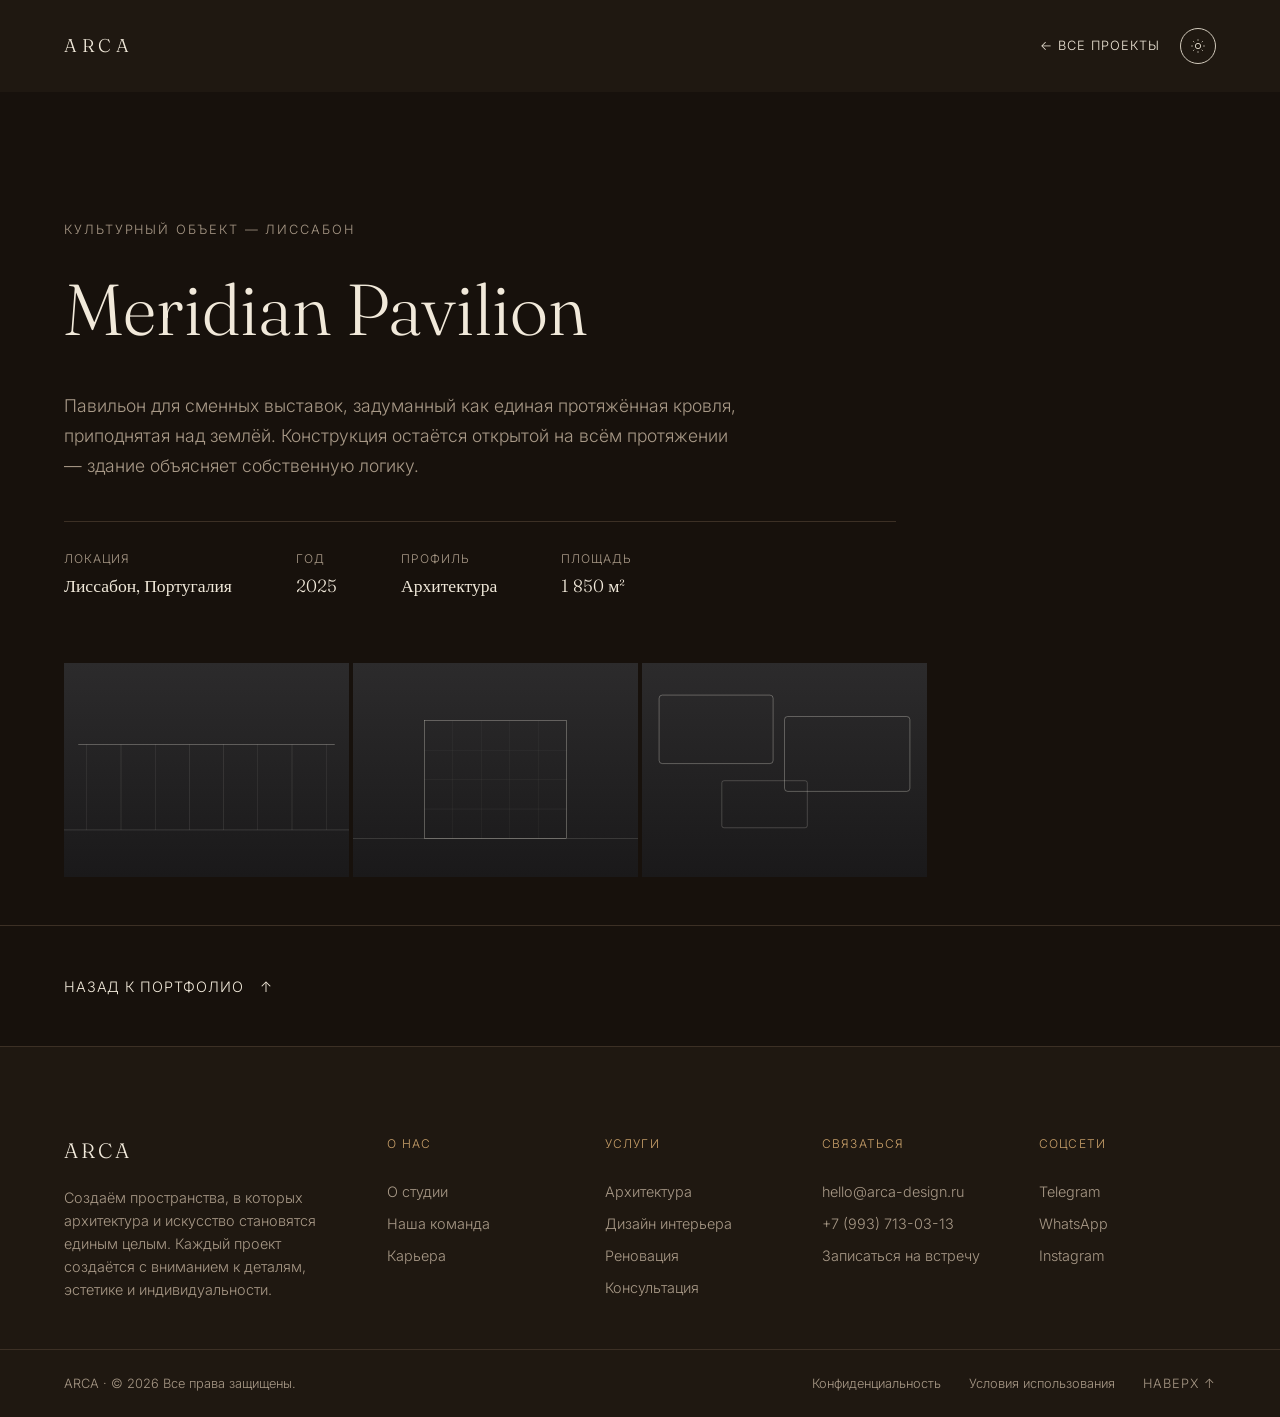
<file: project-meridian.html>
<!DOCTYPE html>
<html lang="ru">
<head>
<script>try{if(localStorage.getItem("theme")==="light")document.documentElement.setAttribute("data-theme","light");}catch(e){}</script>
<meta charset="UTF-8">
<meta name="viewport" content="width=device-width, initial-scale=1.0">
<title>Meridian Pavilion — ARCA</title>
<meta name="description" content="Meridian Pavilion — Культурный объект — Лиссабон, студия ARCA.">
<link rel="preconnect" href="https://fonts.googleapis.com">
<link rel="preconnect" href="https://fonts.gstatic.com" crossorigin>
<link href="https://fonts.googleapis.com/css2?family=Fraunces:ital,opsz,wght@0,9..144,300;0,9..144,400;1,9..144,400&family=Inter:wght@300;400;500&display=swap" rel="stylesheet">
<link rel="stylesheet" href="style.css">
<link rel="stylesheet" href="project.css">
</head>
<body class="project-body">

<header class="site-header project-header" id="siteHeader">
  <a href="index.html" class="logo">ARCA</a>
  <div class="header-actions">
  <a href="index.html#work" class="back-link">← Все проекты</a>
  <button class="theme-toggle" id="themeToggle" aria-label="Переключить тему">
    <svg class="icon-sun" viewBox="0 0 24 24" width="16" height="16" fill="none" stroke="currentColor" stroke-width="1.5"><circle cx="12" cy="12" r="4"/><path d="M12 2v2M12 20v2M4.9 4.9l1.4 1.4M17.7 17.7l1.4 1.4M2 12h2M20 12h2M4.9 19.1l1.4-1.4M17.7 6.3l1.4-1.4"/></svg>
    <svg class="icon-moon" viewBox="0 0 24 24" width="16" height="16" fill="none" stroke="currentColor" stroke-width="1.5"><path d="M20 14.5A8.5 8.5 0 1 1 9.5 4a7 7 0 0 0 10.5 10.5Z"/></svg>
  </button>
  </div>
</header>

<main>
  <section class="project-intro">
    <p class="project-eyebrow">Культурный объект — Лиссабон</p>
    <h1>Meridian Pavilion</h1>
    <p class="project-summary">
      Павильон для сменных выставок, задуманный как единая протяжённая кровля, приподнятая над землёй. Конструкция остаётся открытой на всём протяжении — здание объясняет собственную логику.
    </p>
    <dl class="project-facts">
      <div><dt>Локация</dt><dd>Лиссабон, Португалия</dd></div>
      <div><dt>Год</dt><dd>2025</dd></div>
      <div><dt>Профиль</dt><dd>Архитектура</dd></div>
      <div><dt>Площадь</dt><dd>1 850 м²</dd></div>
    </dl>
  </section>

  <section class="gallery" id="gallery" aria-roledescription="carousel" aria-label="Галерея проекта">
    <div class="gallery-grid" id="galleryGrid">
      <button class="gallery-grid-item" data-index="0"><img src="assets/img/gallery/meridian-01.svg" alt="Протяжённая кровля павильона с открытой конструкцией" loading="lazy"></button>
      <button class="gallery-grid-item" data-index="1"><img src="assets/img/gallery/meridian-02.svg" alt="Входной фасад павильона" loading="lazy"></button>
      <button class="gallery-grid-item" data-index="2"><img src="assets/img/gallery/meridian-03.svg" alt="Вид сверху на планировку павильона" loading="lazy"></button>
    </div>

    <div class="gallery-lightbox" id="galleryLightbox">
      <button class="lightbox-close" id="lightboxClose" aria-label="Закрыть">✕</button>

    <div class="gallery-stage" id="galleryStage">
      <button class="gallery-arrow gallery-prev" id="galleryPrev" aria-label="Предыдущее изображение">‹</button>

      <div class="gallery-frame" id="galleryFrame">
      <div class="gallery-track" id="galleryTrack">
        <figure class="gallery-slide is-active" data-index="0">
          <div class="gallery-slide-bg" style="background-image:url('assets/img/gallery/meridian-01.svg')"></div>
          <img src="assets/img/gallery/meridian-01.svg" alt="Протяжённая кровля павильона с открытой конструкцией" class="gallery-slide-img">
          <figcaption>Основная плоскость кровли, опирающаяся на ритм тонких колонн.</figcaption>
        </figure>
        <figure class="gallery-slide" data-index="1">
          <div class="gallery-slide-bg" style="background-image:url('assets/img/gallery/meridian-02.svg')"></div>
          <img src="assets/img/gallery/meridian-02.svg" alt="Входной фасад павильона" class="gallery-slide-img">
          <figcaption>Входной фасад, отступающий вглубь под нависающей кровлей.</figcaption>
        </figure>
        <figure class="gallery-slide" data-index="2">
          <div class="gallery-slide-bg" style="background-image:url('assets/img/gallery/meridian-03.svg')"></div>
          <img src="assets/img/gallery/meridian-03.svg" alt="Вид сверху на планировку павильона" class="gallery-slide-img">
          <figcaption>План — галереи выстроены вдоль единой оси движения.</figcaption>
        </figure>
      </div>
      </div>

      <button class="gallery-arrow gallery-next" id="galleryNext" aria-label="Следующее изображение">›</button>

      <div class="gallery-counter">
        <span id="galleryCurrent">01</span> / <span id="galleryTotal">03</span>
      </div>
    </div>

    <div class="gallery-thumbs" id="galleryThumbs">
      <button class="thumb is-active" data-index="0"><img src="assets/img/gallery/meridian-01.svg" alt=""></button>
      <button class="thumb" data-index="1"><img src="assets/img/gallery/meridian-02.svg" alt=""></button>
      <button class="thumb" data-index="2"><img src="assets/img/gallery/meridian-03.svg" alt=""></button>
    </div>
      </div>
  </section>

  <section class="project-nav-next">
    <a href="index.html#work">
      <span class="project-nav-label">Назад к портфолио</span>
      <span class="project-nav-arrow">↑</span>
    </a>
  </section>
</main>

<footer class="site-footer">
  <div class="footer-main">
    <div class="footer-brand">
      <p class="footer-logo">ARCA</p>
      <p class="footer-blurb">Создаём пространства, в которых архитектура и искусство становятся единым целым. Каждый проект создаётся с вниманием к деталям, эстетике и индивидуальности.</p>
    </div>
    <div class="footer-col">
      <p class="footer-col-title">О нас</p>
      <a href="index.html#team">О студии</a>
      <a href="index.html#team">Наша команда</a>
      <a href="index.html#contact">Карьера</a>
    </div>
    <div class="footer-col">
      <p class="footer-col-title">Услуги</p>
      <a href="index.html#services">Архитектура</a>
      <a href="index.html#services">Дизайн интерьера</a>
      <a href="index.html#services">Реновация</a>
      <a href="index.html#services">Консультация</a>
    </div>
    <div class="footer-col">
      <p class="footer-col-title">Связаться</p>
      <a href="mailto:hello@arca-design.ru">hello@arca-design.ru</a>
      <a href="tel:+79937130313">+7 (993) 713-03-13</a>
      <a href="index.html#contact">Записаться на встречу</a>
    </div>
    <div class="footer-col">
      <p class="footer-col-title">Соцсети</p>
      <a href="#">Telegram</a>
      <a href="#">WhatsApp</a>
      <a href="#">Instagram</a>
    </div>
  </div>
  <div class="footer-bottom">
    <p>ARCA · © <span id="year"></span> Все права защищены.</p>
    <div class="footer-bottom-links">
      <a href="#">Конфиденциальность</a>
      <a href="#">Условия использования</a>
      <a href="index.html#top" class="back-top">Наверх ↑</a>
    </div>
  </div>
</footer>

<script src="script.js"></script>
<script src="project.js"></script>
</body>
</html>
</file>
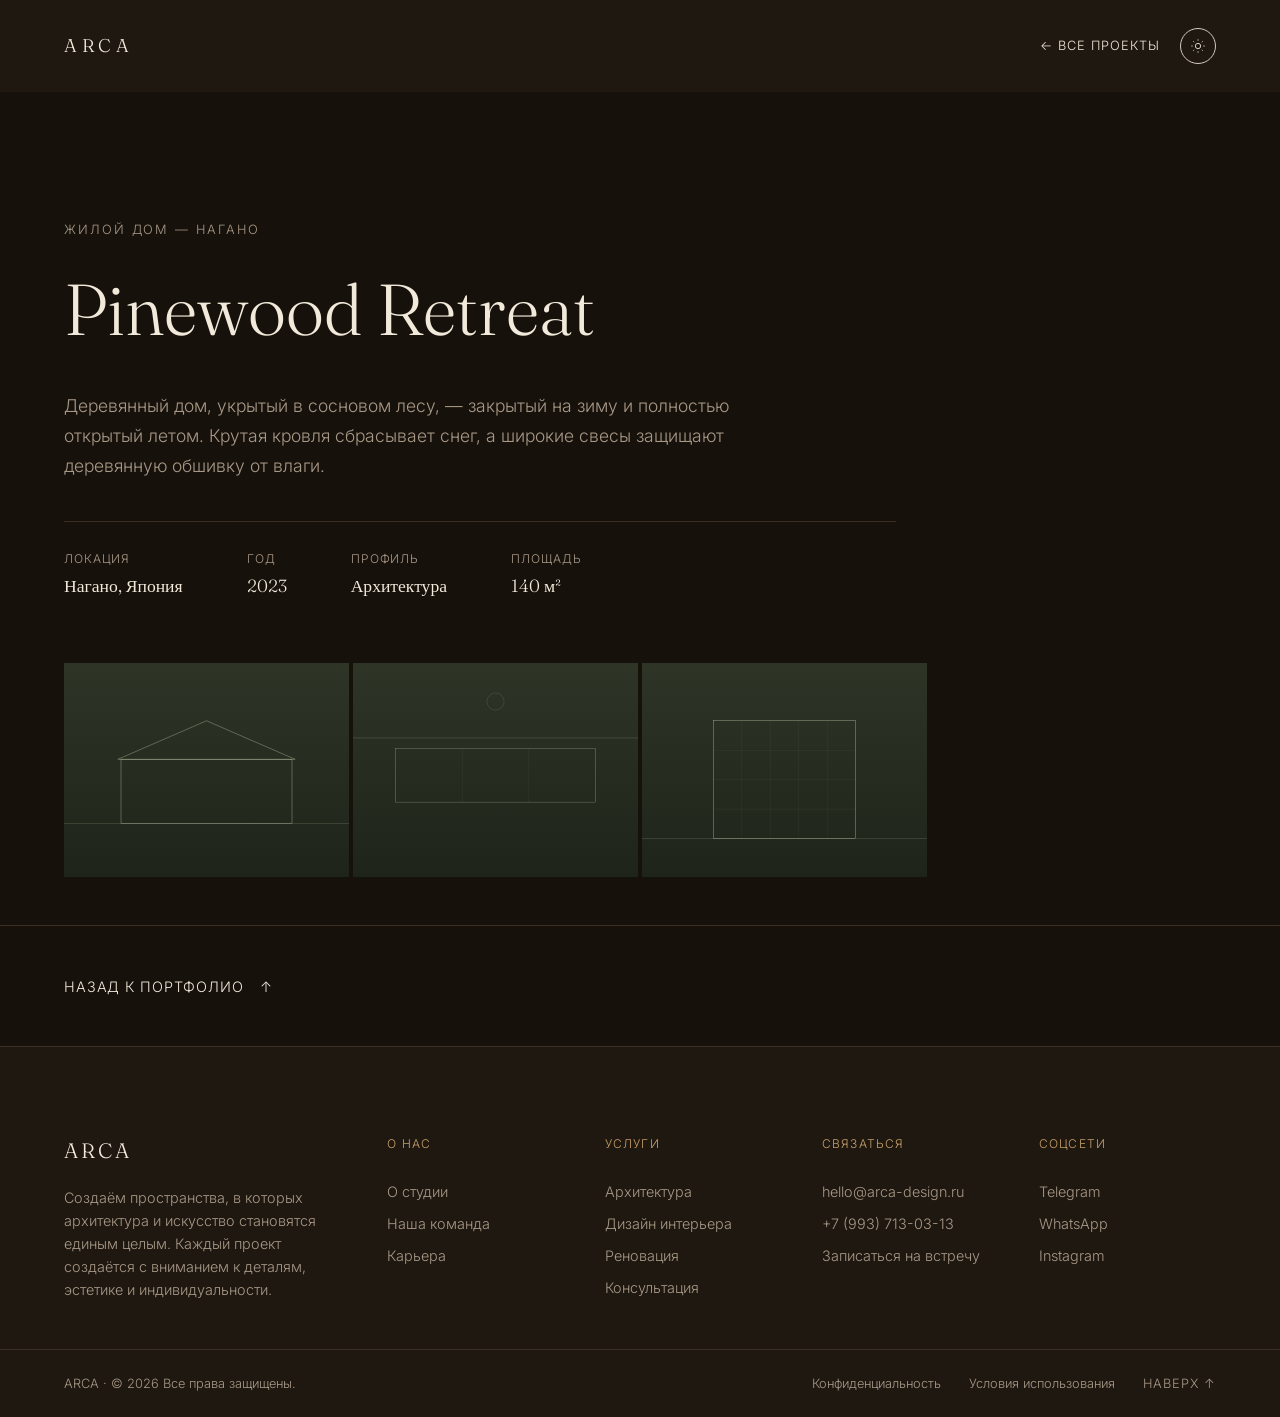
<file: project-pinewood.html>
<!DOCTYPE html>
<html lang="ru">
<head>
<script>try{if(localStorage.getItem("theme")==="light")document.documentElement.setAttribute("data-theme","light");}catch(e){}</script>
<meta charset="UTF-8">
<meta name="viewport" content="width=device-width, initial-scale=1.0">
<title>Pinewood Retreat — ARCA</title>
<meta name="description" content="Pinewood Retreat — Жилой дом — Нагано, студия ARCA.">
<link rel="preconnect" href="https://fonts.googleapis.com">
<link rel="preconnect" href="https://fonts.gstatic.com" crossorigin>
<link href="https://fonts.googleapis.com/css2?family=Fraunces:ital,opsz,wght@0,9..144,300;0,9..144,400;1,9..144,400&family=Inter:wght@300;400;500&display=swap" rel="stylesheet">
<link rel="stylesheet" href="style.css">
<link rel="stylesheet" href="project.css">
</head>
<body class="project-body">

<header class="site-header project-header" id="siteHeader">
  <a href="index.html" class="logo">ARCA</a>
  <div class="header-actions">
  <a href="index.html#work" class="back-link">← Все проекты</a>
  <button class="theme-toggle" id="themeToggle" aria-label="Переключить тему">
    <svg class="icon-sun" viewBox="0 0 24 24" width="16" height="16" fill="none" stroke="currentColor" stroke-width="1.5"><circle cx="12" cy="12" r="4"/><path d="M12 2v2M12 20v2M4.9 4.9l1.4 1.4M17.7 17.7l1.4 1.4M2 12h2M20 12h2M4.9 19.1l1.4-1.4M17.7 6.3l1.4-1.4"/></svg>
    <svg class="icon-moon" viewBox="0 0 24 24" width="16" height="16" fill="none" stroke="currentColor" stroke-width="1.5"><path d="M20 14.5A8.5 8.5 0 1 1 9.5 4a7 7 0 0 0 10.5 10.5Z"/></svg>
  </button>
  </div>
</header>

<main>
  <section class="project-intro">
    <p class="project-eyebrow">Жилой дом — Нагано</p>
    <h1>Pinewood Retreat</h1>
    <p class="project-summary">
      Деревянный дом, укрытый в сосновом лесу, — закрытый на зиму и полностью открытый летом. Крутая кровля сбрасывает снег, а широкие свесы защищают деревянную обшивку от влаги.
    </p>
    <dl class="project-facts">
      <div><dt>Локация</dt><dd>Нагано, Япония</dd></div>
      <div><dt>Год</dt><dd>2023</dd></div>
      <div><dt>Профиль</dt><dd>Архитектура</dd></div>
      <div><dt>Площадь</dt><dd>140 м²</dd></div>
    </dl>
  </section>

  <section class="gallery" id="gallery" aria-roledescription="carousel" aria-label="Галерея проекта">
    <div class="gallery-grid" id="galleryGrid">
      <button class="gallery-grid-item" data-index="0"><img src="assets/img/gallery/pinewood-01.svg" alt="Деревянный дом среди сосен" loading="lazy"></button>
      <button class="gallery-grid-item" data-index="1"><img src="assets/img/gallery/pinewood-02.svg" alt="Интерьер с открытыми деревянными балками" loading="lazy"></button>
      <button class="gallery-grid-item" data-index="2"><img src="assets/img/gallery/pinewood-03.svg" alt="Фасад дома со ступенями у входа" loading="lazy"></button>
    </div>

    <div class="gallery-lightbox" id="galleryLightbox">
      <button class="lightbox-close" id="lightboxClose" aria-label="Закрыть">✕</button>

    <div class="gallery-stage" id="galleryStage">
      <button class="gallery-arrow gallery-prev" id="galleryPrev" aria-label="Предыдущее изображение">‹</button>

      <div class="gallery-frame" id="galleryFrame">
      <div class="gallery-track" id="galleryTrack">
        <figure class="gallery-slide is-active" data-index="0">
          <div class="gallery-slide-bg" style="background-image:url('assets/img/gallery/pinewood-01.svg')"></div>
          <img src="assets/img/gallery/pinewood-01.svg" alt="Деревянный дом среди сосен" class="gallery-slide-img">
          <figcaption>Двускатная форма дома, полностью обшитая кедром.</figcaption>
        </figure>
        <figure class="gallery-slide" data-index="1">
          <div class="gallery-slide-bg" style="background-image:url('assets/img/gallery/pinewood-02.svg')"></div>
          <img src="assets/img/gallery/pinewood-02.svg" alt="Интерьер с открытыми деревянными балками" class="gallery-slide-img">
          <figcaption>Открытые стропила и одна печь на дровах — центр главной комнаты.</figcaption>
        </figure>
        <figure class="gallery-slide" data-index="2">
          <div class="gallery-slide-bg" style="background-image:url('assets/img/gallery/pinewood-03.svg')"></div>
          <img src="assets/img/gallery/pinewood-03.svg" alt="Фасад дома со ступенями у входа" class="gallery-slide-img">
          <figcaption>Каменные ступени ведут к приподнятому деревянному входу.</figcaption>
        </figure>
      </div>
      </div>

      <button class="gallery-arrow gallery-next" id="galleryNext" aria-label="Следующее изображение">›</button>

      <div class="gallery-counter">
        <span id="galleryCurrent">01</span> / <span id="galleryTotal">03</span>
      </div>
    </div>

    <div class="gallery-thumbs" id="galleryThumbs">
      <button class="thumb is-active" data-index="0"><img src="assets/img/gallery/pinewood-01.svg" alt=""></button>
      <button class="thumb" data-index="1"><img src="assets/img/gallery/pinewood-02.svg" alt=""></button>
      <button class="thumb" data-index="2"><img src="assets/img/gallery/pinewood-03.svg" alt=""></button>
    </div>
      </div>
  </section>

  <section class="project-nav-next">
    <a href="index.html#work">
      <span class="project-nav-label">Назад к портфолио</span>
      <span class="project-nav-arrow">↑</span>
    </a>
  </section>
</main>

<footer class="site-footer">
  <div class="footer-main">
    <div class="footer-brand">
      <p class="footer-logo">ARCA</p>
      <p class="footer-blurb">Создаём пространства, в которых архитектура и искусство становятся единым целым. Каждый проект создаётся с вниманием к деталям, эстетике и индивидуальности.</p>
    </div>
    <div class="footer-col">
      <p class="footer-col-title">О нас</p>
      <a href="index.html#team">О студии</a>
      <a href="index.html#team">Наша команда</a>
      <a href="index.html#contact">Карьера</a>
    </div>
    <div class="footer-col">
      <p class="footer-col-title">Услуги</p>
      <a href="index.html#services">Архитектура</a>
      <a href="index.html#services">Дизайн интерьера</a>
      <a href="index.html#services">Реновация</a>
      <a href="index.html#services">Консультация</a>
    </div>
    <div class="footer-col">
      <p class="footer-col-title">Связаться</p>
      <a href="mailto:hello@arca-design.ru">hello@arca-design.ru</a>
      <a href="tel:+79937130313">+7 (993) 713-03-13</a>
      <a href="index.html#contact">Записаться на встречу</a>
    </div>
    <div class="footer-col">
      <p class="footer-col-title">Соцсети</p>
      <a href="#">Telegram</a>
      <a href="#">WhatsApp</a>
      <a href="#">Instagram</a>
    </div>
  </div>
  <div class="footer-bottom">
    <p>ARCA · © <span id="year"></span> Все права защищены.</p>
    <div class="footer-bottom-links">
      <a href="#">Конфиденциальность</a>
      <a href="#">Условия использования</a>
      <a href="index.html#top" class="back-top">Наверх ↑</a>
    </div>
  </div>
</footer>

<script src="script.js"></script>
<script src="project.js"></script>
</body>
</html>
</file>
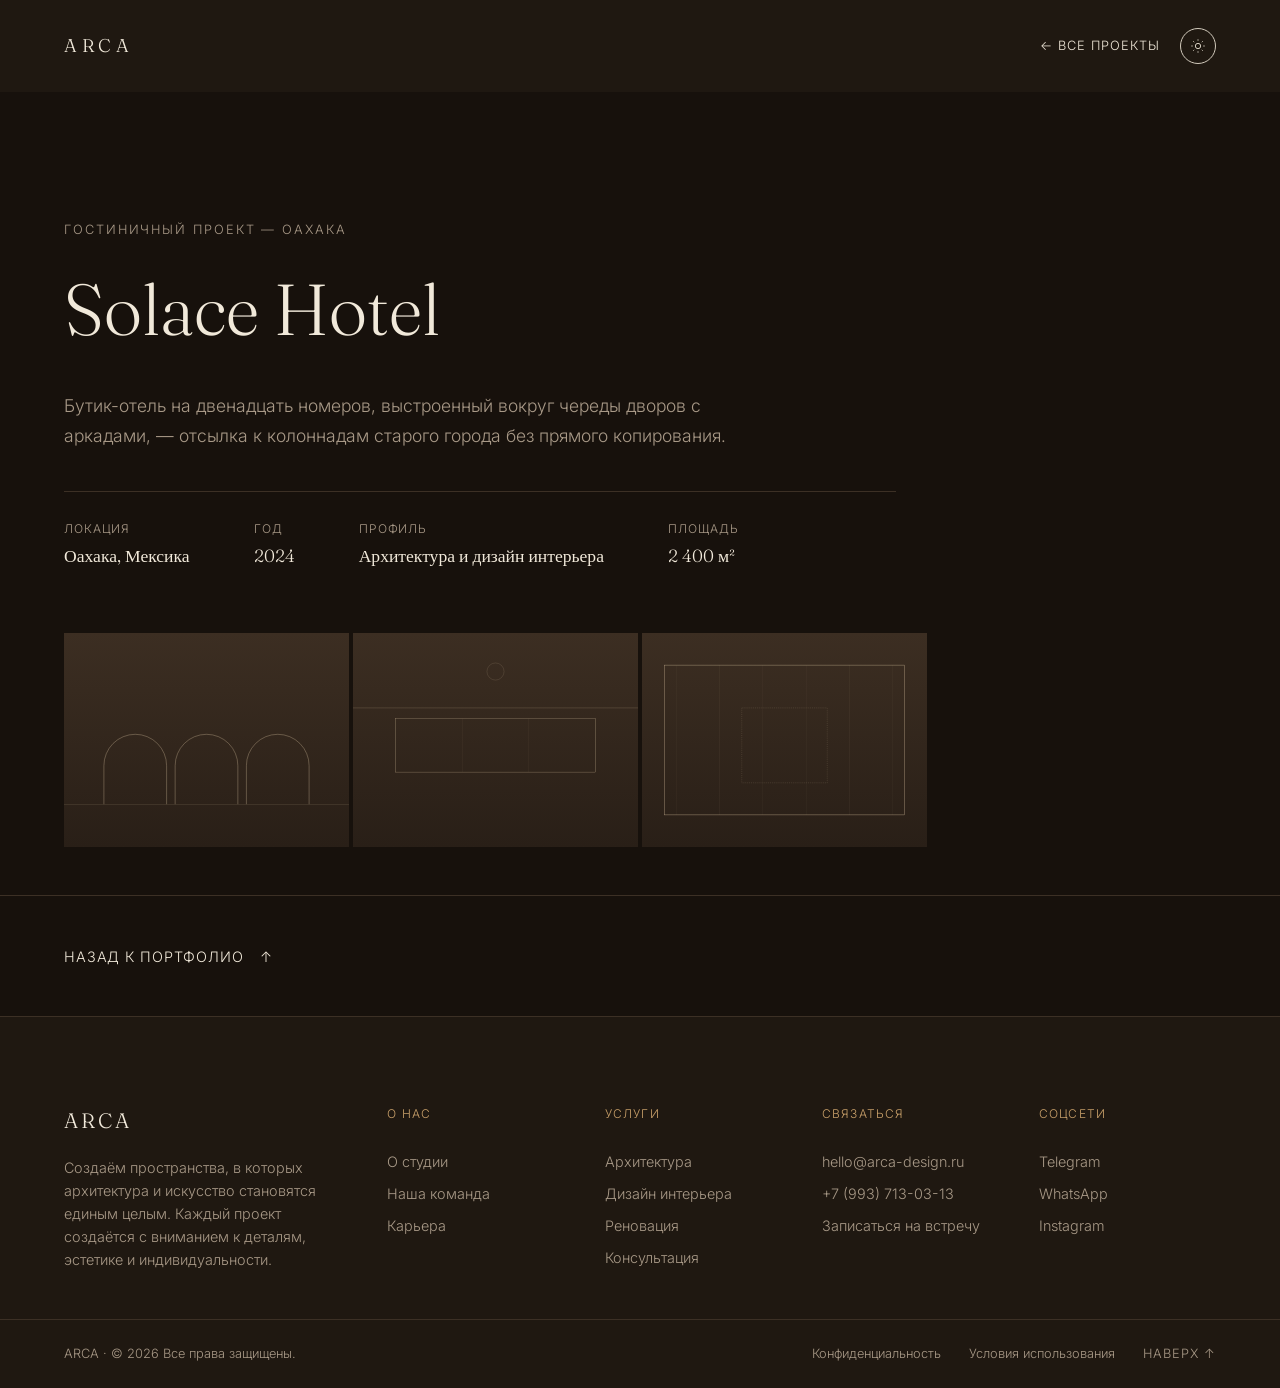
<file: project-solace.html>
<!DOCTYPE html>
<html lang="ru">
<head>
<script>try{if(localStorage.getItem("theme")==="light")document.documentElement.setAttribute("data-theme","light");}catch(e){}</script>
<meta charset="UTF-8">
<meta name="viewport" content="width=device-width, initial-scale=1.0">
<title>Solace Hotel — ARCA</title>
<meta name="description" content="Solace Hotel — Гостиничный проект — Оахака, студия ARCA.">
<link rel="preconnect" href="https://fonts.googleapis.com">
<link rel="preconnect" href="https://fonts.gstatic.com" crossorigin>
<link href="https://fonts.googleapis.com/css2?family=Fraunces:ital,opsz,wght@0,9..144,300;0,9..144,400;1,9..144,400&family=Inter:wght@300;400;500&display=swap" rel="stylesheet">
<link rel="stylesheet" href="style.css">
<link rel="stylesheet" href="project.css">
</head>
<body class="project-body">

<header class="site-header project-header" id="siteHeader">
  <a href="index.html" class="logo">ARCA</a>
  <div class="header-actions">
  <a href="index.html#work" class="back-link">← Все проекты</a>
  <button class="theme-toggle" id="themeToggle" aria-label="Переключить тему">
    <svg class="icon-sun" viewBox="0 0 24 24" width="16" height="16" fill="none" stroke="currentColor" stroke-width="1.5"><circle cx="12" cy="12" r="4"/><path d="M12 2v2M12 20v2M4.9 4.9l1.4 1.4M17.7 17.7l1.4 1.4M2 12h2M20 12h2M4.9 19.1l1.4-1.4M17.7 6.3l1.4-1.4"/></svg>
    <svg class="icon-moon" viewBox="0 0 24 24" width="16" height="16" fill="none" stroke="currentColor" stroke-width="1.5"><path d="M20 14.5A8.5 8.5 0 1 1 9.5 4a7 7 0 0 0 10.5 10.5Z"/></svg>
  </button>
  </div>
</header>

<main>
  <section class="project-intro">
    <p class="project-eyebrow">Гостиничный проект — Оахака</p>
    <h1>Solace Hotel</h1>
    <p class="project-summary">
      Бутик-отель на двенадцать номеров, выстроенный вокруг череды дворов с аркадами, — отсылка к колоннадам старого города без прямого копирования.
    </p>
    <dl class="project-facts">
      <div><dt>Локация</dt><dd>Оахака, Мексика</dd></div>
      <div><dt>Год</dt><dd>2024</dd></div>
      <div><dt>Профиль</dt><dd>Архитектура и дизайн интерьера</dd></div>
      <div><dt>Площадь</dt><dd>2 400 м²</dd></div>
    </dl>
  </section>

  <section class="gallery" id="gallery" aria-roledescription="carousel" aria-label="Галерея проекта">
    <div class="gallery-grid" id="galleryGrid">
      <button class="gallery-grid-item" data-index="0"><img src="assets/img/gallery/solace-01.svg" alt="Аркада вокруг внутреннего двора отеля" loading="lazy"></button>
      <button class="gallery-grid-item" data-index="1"><img src="assets/img/gallery/solace-02.svg" alt="Интерьер номера с тёплыми материалами" loading="lazy"></button>
      <button class="gallery-grid-item" data-index="2"><img src="assets/img/gallery/solace-03.svg" alt="Внутренний двор с садом" loading="lazy"></button>
    </div>

    <div class="gallery-lightbox" id="galleryLightbox">
      <button class="lightbox-close" id="lightboxClose" aria-label="Закрыть">✕</button>

    <div class="gallery-stage" id="galleryStage">
      <button class="gallery-arrow gallery-prev" id="galleryPrev" aria-label="Предыдущее изображение">‹</button>

      <div class="gallery-frame" id="galleryFrame">
      <div class="gallery-track" id="galleryTrack">
        <figure class="gallery-slide is-active" data-index="0">
          <div class="gallery-slide-bg" style="background-image:url('assets/img/gallery/solace-01.svg')"></div>
          <img src="assets/img/gallery/solace-01.svg" alt="Аркада вокруг внутреннего двора отеля" class="gallery-slide-img">
          <figcaption>Входной двор, обрамлённый оштукатуренной вручную аркадой.</figcaption>
        </figure>
        <figure class="gallery-slide" data-index="1">
          <div class="gallery-slide-bg" style="background-image:url('assets/img/gallery/solace-02.svg')"></div>
          <img src="assets/img/gallery/solace-02.svg" alt="Интерьер номера с тёплыми материалами" class="gallery-slide-img">
          <figcaption>Типичный номер, отделанный известковой штукатуркой и дубом.</figcaption>
        </figure>
        <figure class="gallery-slide" data-index="2">
          <div class="gallery-slide-bg" style="background-image:url('assets/img/gallery/solace-03.svg')"></div>
          <img src="assets/img/gallery/solace-03.svg" alt="Внутренний двор с садом" class="gallery-slide-img">
          <figcaption>Второй двор служит террасой для ресторана отеля.</figcaption>
        </figure>
      </div>
      </div>

      <button class="gallery-arrow gallery-next" id="galleryNext" aria-label="Следующее изображение">›</button>

      <div class="gallery-counter">
        <span id="galleryCurrent">01</span> / <span id="galleryTotal">03</span>
      </div>
    </div>

    <div class="gallery-thumbs" id="galleryThumbs">
      <button class="thumb is-active" data-index="0"><img src="assets/img/gallery/solace-01.svg" alt=""></button>
      <button class="thumb" data-index="1"><img src="assets/img/gallery/solace-02.svg" alt=""></button>
      <button class="thumb" data-index="2"><img src="assets/img/gallery/solace-03.svg" alt=""></button>
    </div>
      </div>
  </section>

  <section class="project-nav-next">
    <a href="index.html#work">
      <span class="project-nav-label">Назад к портфолио</span>
      <span class="project-nav-arrow">↑</span>
    </a>
  </section>
</main>

<footer class="site-footer">
  <div class="footer-main">
    <div class="footer-brand">
      <p class="footer-logo">ARCA</p>
      <p class="footer-blurb">Создаём пространства, в которых архитектура и искусство становятся единым целым. Каждый проект создаётся с вниманием к деталям, эстетике и индивидуальности.</p>
    </div>
    <div class="footer-col">
      <p class="footer-col-title">О нас</p>
      <a href="index.html#team">О студии</a>
      <a href="index.html#team">Наша команда</a>
      <a href="index.html#contact">Карьера</a>
    </div>
    <div class="footer-col">
      <p class="footer-col-title">Услуги</p>
      <a href="index.html#services">Архитектура</a>
      <a href="index.html#services">Дизайн интерьера</a>
      <a href="index.html#services">Реновация</a>
      <a href="index.html#services">Консультация</a>
    </div>
    <div class="footer-col">
      <p class="footer-col-title">Связаться</p>
      <a href="mailto:hello@arca-design.ru">hello@arca-design.ru</a>
      <a href="tel:+79937130313">+7 (993) 713-03-13</a>
      <a href="index.html#contact">Записаться на встречу</a>
    </div>
    <div class="footer-col">
      <p class="footer-col-title">Соцсети</p>
      <a href="#">Telegram</a>
      <a href="#">WhatsApp</a>
      <a href="#">Instagram</a>
    </div>
  </div>
  <div class="footer-bottom">
    <p>ARCA · © <span id="year"></span> Все права защищены.</p>
    <div class="footer-bottom-links">
      <a href="#">Конфиденциальность</a>
      <a href="#">Условия использования</a>
      <a href="index.html#top" class="back-top">Наверх ↑</a>
    </div>
  </div>
</footer>

<script src="script.js"></script>
<script src="project.js"></script>
</body>
</html>
</file>
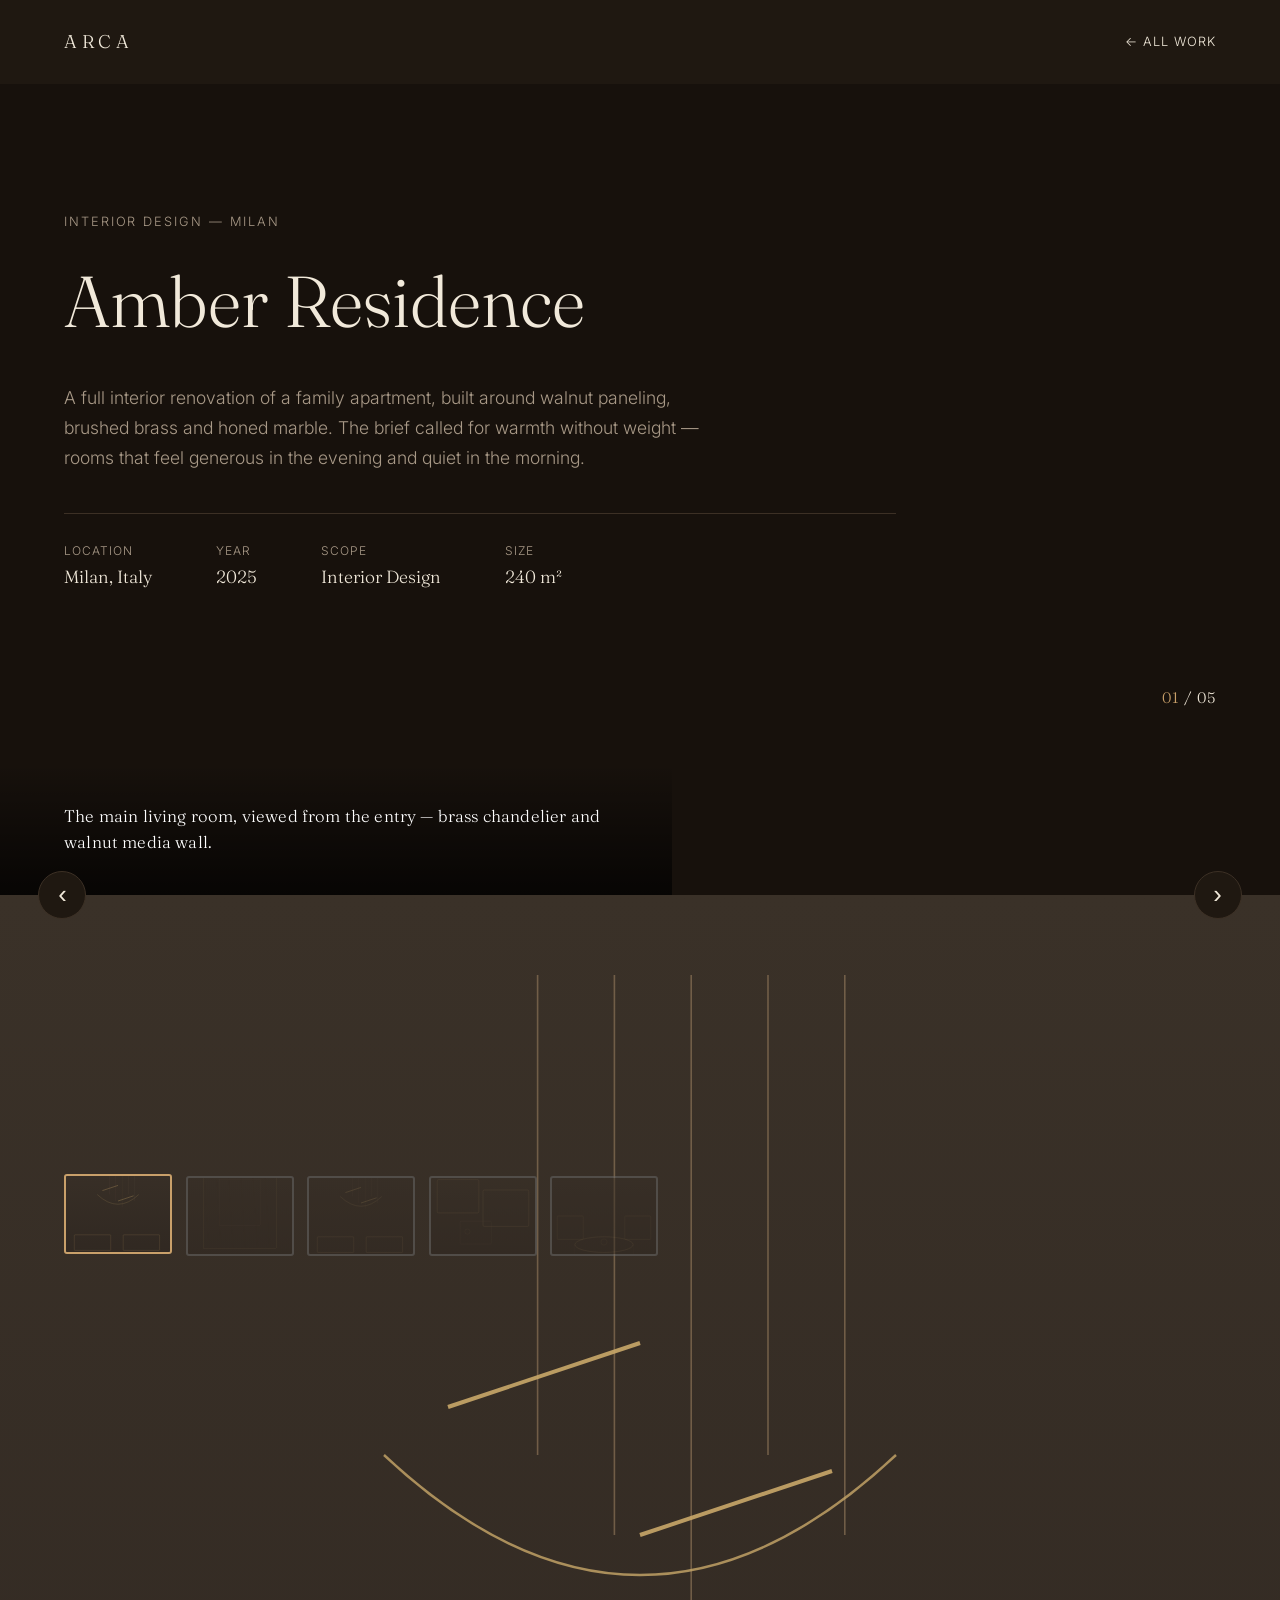
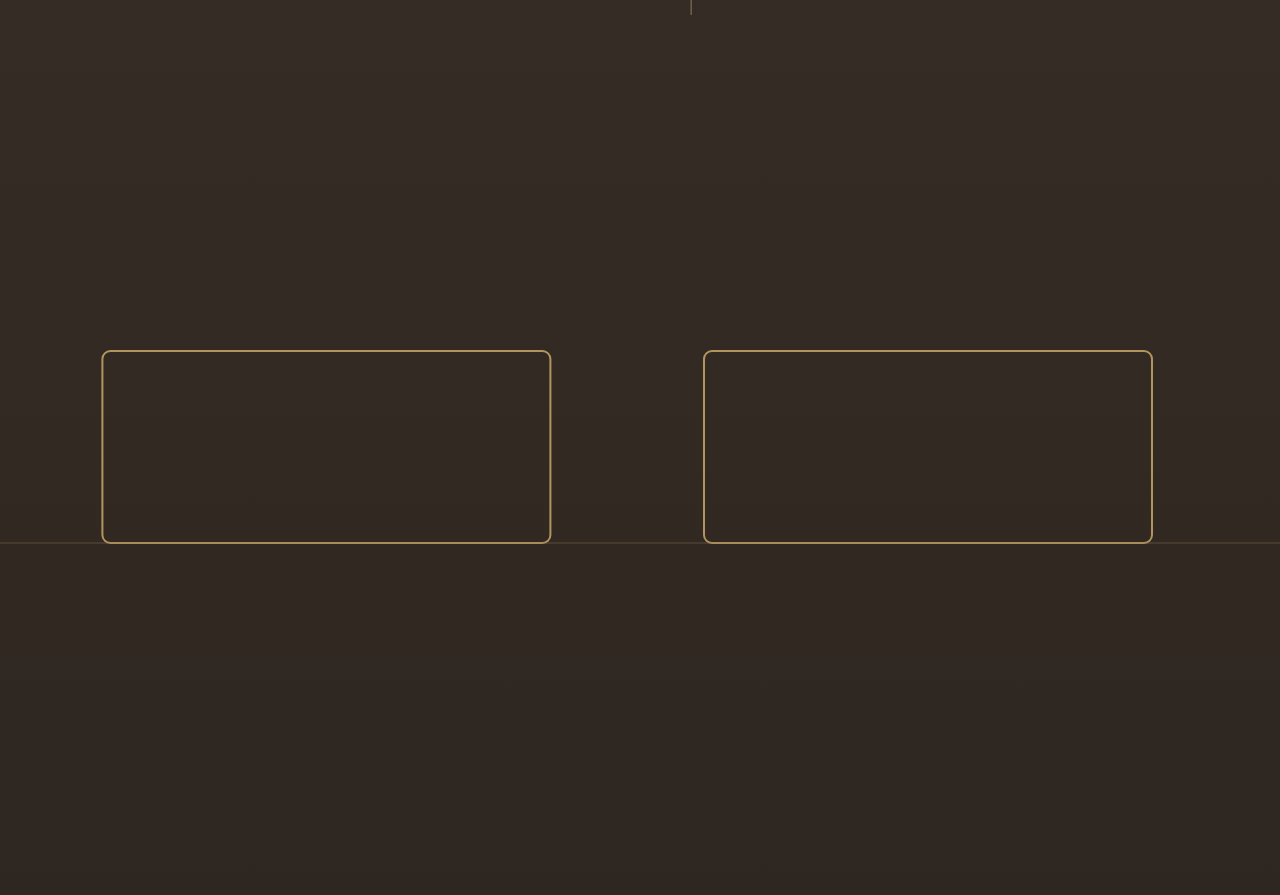
<file: project.html>
<!DOCTYPE html>
<html lang="en">
<head>
<meta charset="UTF-8">
<meta name="viewport" content="width=device-width, initial-scale=1.0">
<title>Amber Residence — ARCA Studio</title>
<meta name="description" content="Amber Residence — a warm, material-led interior by ARCA Studio.">
<link rel="preconnect" href="https://fonts.googleapis.com">
<link rel="preconnect" href="https://fonts.gstatic.com" crossorigin>
<link href="https://fonts.googleapis.com/css2?family=Fraunces:ital,opsz,wght@0,9..144,300;0,9..144,400;1,9..144,400&family=Inter:wght@300;400;500&display=swap" rel="stylesheet">
<link rel="stylesheet" href="style.css">
<link rel="stylesheet" href="project.css">
</head>
<body class="project-body">

<header class="site-header project-header" id="siteHeader">
  <a href="index.html" class="logo">ARCA</a>
  <a href="index.html#work" class="back-link">← All Work</a>
</header>

<main>
  <section class="project-intro">
    <p class="project-eyebrow">Interior Design — Milan</p>
    <h1>Amber Residence</h1>
    <p class="project-summary">
      A full interior renovation of a family apartment, built around walnut
      paneling, brushed brass and honed marble. The brief called for warmth
      without weight — rooms that feel generous in the evening and quiet
      in the morning.
    </p>
    <dl class="project-facts">
      <div><dt>Location</dt><dd>Milan, Italy</dd></div>
      <div><dt>Year</dt><dd>2025</dd></div>
      <div><dt>Scope</dt><dd>Interior Design</dd></div>
      <div><dt>Size</dt><dd>240 m²</dd></div>
    </dl>
  </section>

  <section class="gallery" id="gallery" aria-roledescription="carousel" aria-label="Project gallery">
    <div class="gallery-stage">
      <button class="gallery-arrow gallery-prev" id="galleryPrev" aria-label="Previous image">‹</button>

      <div class="gallery-track" id="galleryTrack">
        <figure class="gallery-slide is-active" data-index="0">
          <img src="assets/img/gallery/living-01.svg" alt="Living room with sculptural brass chandelier and twin sofas">
          <figcaption>The main living room, viewed from the entry — brass chandelier and walnut media wall.</figcaption>
        </figure>
        <figure class="gallery-slide" data-index="1">
          <img src="assets/img/gallery/living-02.svg" alt="Marble feature wall with sculptural artwork">
          <figcaption>Arabescato marble frames a bronze relief panel above the console.</figcaption>
        </figure>
        <figure class="gallery-slide" data-index="2">
          <img src="assets/img/gallery/living-03.svg" alt="Living room seen through an arched walnut doorway">
          <figcaption>The sitting area, framed by an arched walnut passage from the hall.</figcaption>
        </figure>
        <figure class="gallery-slide" data-index="3">
          <img src="assets/img/gallery/living-04-aerial.svg" alt="Aerial view of the sectional sofa and coffee table layout">
          <figcaption>Plan view of the seating arrangement around the bronze coffee table.</figcaption>
        </figure>
        <figure class="gallery-slide" data-index="4">
          <img src="assets/img/gallery/living-05.svg" alt="Detail of the marble and bronze coffee table">
          <figcaption>Detail — honed marble top set into a brushed bronze base.</figcaption>
        </figure>
      </div>

      <button class="gallery-arrow gallery-next" id="galleryNext" aria-label="Next image">›</button>

      <div class="gallery-counter">
        <span id="galleryCurrent">01</span> / <span id="galleryTotal">05</span>
      </div>
    </div>

    <div class="gallery-thumbs" id="galleryThumbs">
      <button class="thumb is-active" data-index="0"><img src="assets/img/gallery/living-01.svg" alt=""></button>
      <button class="thumb" data-index="1"><img src="assets/img/gallery/living-02.svg" alt=""></button>
      <button class="thumb" data-index="2"><img src="assets/img/gallery/living-03.svg" alt=""></button>
      <button class="thumb" data-index="3"><img src="assets/img/gallery/living-04-aerial.svg" alt=""></button>
      <button class="thumb" data-index="4"><img src="assets/img/gallery/living-05.svg" alt=""></button>
    </div>
  </section>

  <section class="project-nav-next">
    <a href="index.html#work">
      <span class="project-nav-label">Back to Selected Work</span>
      <span class="project-nav-arrow">↑</span>
    </a>
  </section>
</main>

<footer class="site-footer">
  <p>© <span id="year"></span> ARCA Studio. All rights reserved.</p>
  <a href="index.html#top" class="back-top">Back to top ↑</a>
</footer>

<script src="script.js"></script>
<script src="project.js"></script>
</body>
</html>
</file>
<file: style.css>
:root {
  --bg: #17110c;
  --bg-alt: #1f1811;
  --ink: #f1e9da;
  --muted: #a89987;
  --line: #3c3025;
  --accent: #c9a06a;
  --serif: "Fraunces", serif;
  --sans: "Inter", sans-serif;
  color-scheme: dark;
  transition: background 0.4s ease, color 0.4s ease;
}

:root[data-theme="light"] {
  --bg: #f7f2e8;
  --bg-alt: #efe6d3;
  --ink: #241b12;
  --muted: #7c6c56;
  --line: #ddd0b8;
  --accent: #a3572c;
  color-scheme: light;
}

* { box-sizing: border-box; margin: 0; padding: 0; }

html { scroll-behavior: smooth; }

body {
  background: var(--bg);
  color: var(--ink);
  font-family: var(--sans);
  font-weight: 300;
  line-height: 1.5;
  overflow-x: hidden;
}

img { display: block; max-width: 100%; }
a { color: inherit; text-decoration: none; }
ul { list-style: none; }

/* Loader */
.loader {
  position: fixed;
  inset: 0;
  background: var(--bg);
  color: var(--accent);
  display: flex;
  align-items: center;
  justify-content: center;
  font-family: var(--serif);
  font-size: 1.4rem;
  letter-spacing: 0.3em;
  z-index: 999;
  transition: opacity 0.8s ease, visibility 0.8s ease;
}
.loader.hidden { opacity: 0; visibility: hidden; }

/* Header */
.site-header {
  position: fixed;
  top: 0;
  left: 0;
  right: 0;
  display: flex;
  align-items: center;
  justify-content: space-between;
  padding: 1.75rem clamp(1.5rem, 5vw, 4rem);
  z-index: 100;
  color: #fff;
  background: linear-gradient(to bottom, rgba(10, 7, 4, 0.55), rgba(10, 7, 4, 0));
  backdrop-filter: blur(10px);
  -webkit-backdrop-filter: blur(10px);
  transition: padding 0.4s ease, background 0.4s ease, backdrop-filter 0.4s ease;
}
.site-header.scrolled {
  padding: 1.1rem clamp(1.5rem, 5vw, 4rem);
  background: rgba(10, 7, 4, 0.65);
  backdrop-filter: blur(14px);
  -webkit-backdrop-filter: blur(14px);
  border-bottom: 1px solid rgba(255, 255, 255, 0.08);
}

.logo {
  font-family: var(--serif);
  font-size: 1.15rem;
  letter-spacing: 0.25em;
  mix-blend-mode: difference;
  color: #fff;
}

.main-nav { display: flex; gap: 2.5rem; }
.main-nav a {
  font-size: 0.8rem;
  letter-spacing: 0.08em;
  text-transform: uppercase;
  position: relative;
  mix-blend-mode: difference;
  color: #fff;
}
.main-nav a::after {
  content: "";
  position: absolute;
  left: 0; bottom: -4px;
  width: 0; height: 1px;
  background: currentColor;
  transition: width 0.3s ease;
}
.main-nav a:hover::after { width: 100%; }

.header-actions {
  display: flex;
  align-items: center;
  gap: 1.25rem;
}

.theme-toggle {
  width: 36px;
  height: 36px;
  border-radius: 50%;
  border: 1px solid currentColor;
  background: none;
  color: #fff;
  mix-blend-mode: difference;
  cursor: pointer;
  display: flex;
  align-items: center;
  justify-content: center;
  opacity: 0.85;
  transition: opacity 0.25s ease;
}
.theme-toggle:hover { opacity: 1; }
.project-header .theme-toggle { color: var(--ink); mix-blend-mode: normal; }
.theme-toggle .icon-moon { display: none; }
:root[data-theme="light"] .theme-toggle .icon-sun { display: none; }
:root[data-theme="light"] .theme-toggle .icon-moon { display: block; }

.nav-toggle {
  display: none;
  flex-direction: column;
  gap: 5px;
  background: none;
  border: none;
  cursor: pointer;
}
.nav-toggle span {
  width: 22px; height: 1px;
  background: #fff;
  mix-blend-mode: difference;
}

/* Hero */
.hero {
  position: relative;
  height: 100vh;
  min-height: 560px;
  overflow: hidden;
}
.hero-media {
  position: absolute; inset: 0;
}
.hero-media img,
.hero-media video {
  width: 100%; height: 100%;
  object-fit: cover;
  filter: brightness(0.72);
}
.hero-content {
  position: relative;
  z-index: 2;
  height: 100%;
  display: flex;
  flex-direction: column;
  justify-content: flex-end;
  padding: 0 clamp(1.5rem, 5vw, 4rem) 4.5rem;
  color: #fff;
}
.eyebrow {
  text-transform: uppercase;
  letter-spacing: 0.2em;
  font-size: 0.8rem;
  margin-bottom: 1.25rem;
  opacity: 0.85;
}
.hero h1 {
  font-family: var(--serif);
  font-weight: 300;
  font-size: clamp(2.6rem, 7vw, 6rem);
  line-height: 1.02;
  max-width: 16ch;
}
.scroll-cue {
  margin-top: 3rem;
  display: inline-flex;
  align-items: center;
  gap: 1rem;
  font-size: 0.8rem;
  letter-spacing: 0.1em;
  text-transform: uppercase;
  color: #fff;
}
.scroll-cue .line {
  width: 48px; height: 1px;
  background: #fff;
  position: relative;
  overflow: hidden;
}
.scroll-cue .line::after {
  content: "";
  position: absolute; inset: 0;
  background: var(--accent);
  transform: translateX(-100%);
  animation: cue 2.4s ease-in-out infinite;
}
@keyframes cue {
  0% { transform: translateX(-100%); }
  50% { transform: translateX(0); }
  100% { transform: translateX(100%); }
}

/* Section index labels */
.section-index, .intro-index {
  font-size: 0.78rem;
  letter-spacing: 0.15em;
  text-transform: uppercase;
  color: var(--muted);
  padding: 0 clamp(1.5rem, 5vw, 4rem);
  margin-bottom: 2.5rem;
}

/* Intro */
.intro, .team {
  padding: clamp(5rem, 10vw, 8rem) 0 clamp(4rem, 8vw, 6rem);
  border-top: 1px solid var(--line);
}
.intro-text {
  font-family: var(--serif);
  font-weight: 300;
  font-size: clamp(1.4rem, 3vw, 2.1rem);
  line-height: 1.45;
  max-width: 46rem;
  padding: 0 clamp(1.5rem, 5vw, 4rem);
  color: var(--ink);
}
.intro-stats {
  display: flex;
  gap: clamp(2rem, 6vw, 5rem);
  margin-top: 4rem;
  padding: 0 clamp(1.5rem, 5vw, 4rem);
  flex-wrap: wrap;
}
.intro-stats span {
  font-family: var(--serif);
  font-size: 2.6rem;
  display: block;
  color: var(--accent);
}
.intro-stats p {
  font-size: 0.85rem;
  color: var(--muted);
  margin-top: 0.4rem;
  text-transform: uppercase;
  letter-spacing: 0.05em;
}

/* Team */
.team {
  padding: clamp(4rem, 8vw, 6rem) 0 clamp(4rem, 8vw, 6rem);
  border-top: 1px solid var(--line);
}
.team-index { margin-bottom: 2.5rem; }
.team-showcase {
  background: var(--bg-alt);
  color: var(--ink);
  padding: clamp(4rem, 9vw, 7rem) clamp(1.5rem, 5vw, 4rem) clamp(3.5rem, 7vw, 5.5rem);
  margin-bottom: clamp(3rem, 6vw, 4.5rem);
}
.team-headline {
  font-family: var(--serif);
  font-weight: 300;
  text-transform: uppercase;
  letter-spacing: 0.02em;
  text-align: center;
  font-size: clamp(2rem, 5vw, 3.4rem);
  line-height: 1.15;
  margin-bottom: clamp(3rem, 6vw, 4.5rem);
}

.team-grid {
  display: grid;
  grid-template-columns: repeat(4, 1fr);
  gap: clamp(1.25rem, 3vw, 2.5rem);
  max-width: 1400px;
  margin: 0 auto;
}
.team-photo {
  aspect-ratio: 4/5;
  overflow: hidden;
  margin-bottom: 1.25rem;
  background: #1a1814;
}
.team-photo img {
  width: 100%;
  height: 100%;
  object-fit: cover;
  transition: transform 0.6s cubic-bezier(0.16,1,0.3,1);
}
.team-member:hover .team-photo img {
  transform: scale(1.04);
}
.team-member h3 {
  font-family: var(--sans);
  font-weight: 500;
  font-size: 0.95rem;
  margin-bottom: 0.3rem;
}
.team-role {
  font-size: 0.8rem;
  color: rgba(255,255,255,0.55);
  letter-spacing: 0.02em;
}

/* Work grid */
.work {
  padding: clamp(4rem, 8vw, 6rem) 0;
  border-top: 1px solid var(--line);
}
.project-slides {
  display: flex;
  flex-direction: column;
  border-top: 1px solid var(--line);
}
.project-slide {
  position: relative;
  display: flex;
  min-height: 65vh;
  border-bottom: 1px solid var(--line);
  overflow: hidden;
}
.project-slide-media {
  position: relative;
  width: 55%;
  overflow: hidden;
}
.project-slide-media img {
  width: 100%;
  height: 100%;
  object-fit: cover;
  transform: scale(1.02);
  transition: transform 1.1s cubic-bezier(0.16,1,0.3,1), filter 0.6s ease;
}
.project-slide:hover .project-slide-media img {
  transform: scale(1.08);
  filter: brightness(0.8);
}
.project-slide-info {
  position: relative;
  width: 45%;
  padding: clamp(2.5rem, 5vw, 4.5rem) 6rem clamp(2.5rem, 5vw, 4.5rem) clamp(2rem, 4vw, 3.5rem);
  display: flex;
  flex-direction: column;
  justify-content: center;
  background: var(--bg-alt);
}
.project-slide-num {
  font-family: var(--serif);
  font-size: clamp(3.5rem, 6vw, 5.5rem);
  color: var(--line);
  line-height: 1;
  margin-bottom: 1rem;
}
.project-slide-tag {
  position: absolute;
  top: 0; bottom: 0;
  right: clamp(1.25rem, 3vw, 2.25rem);
  display: flex;
  align-items: center;
  writing-mode: vertical-rl;
  transform: rotate(180deg);
  font-size: 0.75rem;
  letter-spacing: 0.2em;
  text-transform: uppercase;
  color: var(--muted);
}
.project-slide-info h3 {
  font-family: var(--serif);
  font-weight: 300;
  font-size: clamp(1.8rem, 3vw, 2.6rem);
  margin-bottom: 0.75rem;
  color: var(--ink);
}
.project-slide-meta {
  font-size: 0.8rem;
  letter-spacing: 0.06em;
  color: var(--accent);
  text-transform: uppercase;
  margin-bottom: 1rem;
}
.project-slide-desc {
  font-size: 0.95rem;
  color: var(--muted);
  max-width: 26rem;
  margin-bottom: 2rem;
}
.project-slide-link {
  display: inline-flex;
  align-items: center;
  gap: 0.6rem;
  width: fit-content;
  font-size: 0.8rem;
  letter-spacing: 0.08em;
  text-transform: uppercase;
  color: var(--ink);
  border-bottom: 1px solid var(--line);
  padding-bottom: 0.4rem;
  transition: color 0.3s ease, border-color 0.3s ease;
}
.project-slide-link span {
  transition: transform 0.3s ease;
}
.project-slide:hover .project-slide-link {
  color: var(--accent);
  border-color: var(--accent);
}
.project-slide:hover .project-slide-link span {
  transform: translateX(4px);
}

/* Services */
.services {
  padding: clamp(4rem, 8vw, 6rem) 0;
  border-top: 1px solid var(--line);
}
.services-list {
  padding: 0 clamp(1.5rem, 5vw, 4rem);
}
.services-list li {
  display: grid;
  grid-template-columns: 4rem 1fr 2fr;
  gap: 1.5rem;
  align-items: baseline;
  padding: 2.25rem 0;
  border-top: 1px solid var(--line);
}
.services-list li:last-child { border-bottom: 1px solid var(--line); }
.services-num {
  font-family: var(--serif);
  color: var(--accent);
  font-size: 1.1rem;
}
.services-list h3 {
  font-family: var(--serif);
  font-weight: 400;
  font-size: 1.6rem;
}
.services-list p {
  color: var(--muted);
  max-width: 34rem;
  font-size: 0.95rem;
}

/* CTA */
.cta {
  position: relative;
  height: 60vh;
  min-height: 420px;
  overflow: hidden;
}
.cta-media { position: absolute; inset: 0; }
.cta-media img {
  width: 100%; height: 100%; object-fit: cover;
  filter: brightness(0.55);
}
.cta-content {
  position: relative; z-index: 2;
  height: 100%;
  display: flex; flex-direction: column;
  align-items: center; justify-content: center;
  color: #fff; text-align: center;
  gap: 2.25rem;
}
.cta h2 {
  font-family: var(--serif);
  font-weight: 300;
  font-size: clamp(2.2rem, 5vw, 4rem);
  line-height: 1.1;
}
.btn {
  display: inline-block;
  border: 1px solid var(--accent);
  padding: 0.9rem 2.25rem;
  font-size: 0.8rem;
  letter-spacing: 0.1em;
  text-transform: uppercase;
  transition: background 0.3s ease, color 0.3s ease;
}
.btn:hover { background: var(--accent); color: var(--bg); }

/* Contact */
.contact {
  padding: clamp(4rem, 8vw, 6rem) 0 5rem;
  border-top: 1px solid var(--line);
}
.contact-grid {
  display: grid;
  grid-template-columns: 1fr 1fr;
  gap: 4rem;
  padding: 0 clamp(1.5rem, 5vw, 4rem);
}
.contact-info h2 {
  font-family: var(--serif);
  font-weight: 300;
  font-size: clamp(1.9rem, 4vw, 3rem);
  margin-bottom: 1.75rem;
}
.contact-email {
  display: inline-block;
  font-size: 1.15rem;
  border-bottom: 1px solid var(--ink);
  padding-bottom: 0.2rem;
  margin-bottom: 2.5rem;
}
.contact-details {
  display: flex;
  flex-direction: column;
  gap: 1.5rem;
}
.contact-details .label {
  font-size: 0.75rem;
  text-transform: uppercase;
  letter-spacing: 0.1em;
  color: var(--muted);
  margin-bottom: 0.35rem;
}
.contact-details a:hover { color: var(--accent); }

.contact-form { display: flex; flex-direction: column; gap: 1.75rem; }
.field { position: relative; }
.field input,
.field textarea {
  width: 100%;
  background: transparent;
  border: none;
  border-bottom: 1px solid var(--line);
  padding: 0.6rem 0;
  font-family: var(--sans);
  font-size: 1rem;
  color: var(--ink);
  resize: none;
}
.field input:focus,
.field textarea:focus { outline: none; border-color: var(--ink); }
.field label {
  position: absolute;
  left: 0; top: 0.6rem;
  color: var(--muted);
  font-size: 1rem;
  pointer-events: none;
  transition: transform 0.25s ease, font-size 0.25s ease, color 0.25s ease;
}
.field input:focus ~ label,
.field input:not(:placeholder-shown) ~ label,
.field textarea:focus ~ label,
.field textarea:not(:placeholder-shown) ~ label,
.field input:valid ~ label {
  transform: translateY(-1.4rem);
  font-size: 0.75rem;
  color: var(--ink);
}
.contact-form button {
  align-self: flex-start;
  margin-top: 0.5rem;
  background: var(--ink);
  color: var(--bg);
  border: none;
  padding: 0.9rem 2.25rem;
  font-size: 0.8rem;
  letter-spacing: 0.1em;
  text-transform: uppercase;
  cursor: pointer;
  transition: background 0.3s ease;
}
.contact-form button:hover { background: var(--accent); }
.form-note { font-size: 0.85rem; color: var(--accent); min-height: 1.2rem; }

/* Footer */
.site-footer {
  border-top: 1px solid var(--line);
  background: var(--bg-alt);
}
.footer-main {
  display: grid;
  grid-template-columns: 1.6fr repeat(4, 1fr);
  gap: 2.5rem;
  padding: clamp(3.5rem, 7vw, 5.5rem) clamp(1.5rem, 5vw, 4rem) 3rem;
}
.footer-logo {
  font-family: var(--serif);
  font-size: 1.3rem;
  letter-spacing: 0.15em;
  margin-bottom: 1.25rem;
  color: var(--ink);
}
.footer-blurb {
  font-size: 0.9rem;
  line-height: 1.6;
  color: var(--muted);
  max-width: 26rem;
}
.footer-col-title {
  font-size: 0.75rem;
  text-transform: uppercase;
  letter-spacing: 0.1em;
  color: var(--accent);
  margin-bottom: 1.1rem;
}
.footer-col {
  display: flex;
  flex-direction: column;
  gap: 0.65rem;
}
.footer-col a {
  font-size: 0.9rem;
  color: var(--muted);
  transition: color 0.25s ease;
}
.footer-col a:hover { color: var(--ink); }

.footer-bottom {
  display: flex;
  justify-content: space-between;
  align-items: center;
  flex-wrap: wrap;
  gap: 1rem;
  padding: 1.5rem clamp(1.5rem, 5vw, 4rem);
  border-top: 1px solid var(--line);
  font-size: 0.8rem;
  color: var(--muted);
}
.footer-bottom-links { display: flex; gap: 1.75rem; }
.footer-bottom a { color: var(--muted); }
.footer-bottom a:hover { color: var(--accent); }
.back-top { text-transform: uppercase; letter-spacing: 0.08em; }
.back-top:hover { color: var(--accent); }

@media (max-width: 900px) {
  .footer-main { grid-template-columns: repeat(2, 1fr); }
  .footer-brand { grid-column: 1 / -1; }
}
@media (max-width: 520px) {
  .footer-main { grid-template-columns: 1fr; }
}

/* Reveal animation */
.reveal {
  opacity: 0;
  transform: translateY(24px);
  transition: opacity 0.9s cubic-bezier(0.16,1,0.3,1), transform 0.9s cubic-bezier(0.16,1,0.3,1);
}
.reveal.visible { opacity: 1; transform: translateY(0); }

/* Responsive */
@media (max-width: 860px) {
  .main-nav { display: none; }
  .nav-toggle { display: flex; }
  .project-slide { flex-direction: column; min-height: 0; }
  .project-slide-media { width: 100%; aspect-ratio: 4/3; }
  .project-slide-info { width: 100%; padding: 2rem 1.5rem 2.5rem; }
  .project-slide-tag { display: none; }
  .intro-stats { gap: 2.5rem; }
  .team-grid { grid-template-columns: repeat(2, 1fr); }
  .services-list li { grid-template-columns: 1fr; gap: 0.5rem; }
  .contact-grid { grid-template-columns: 1fr; gap: 3rem; }
}

@media (max-width: 480px) {
  .team-grid { grid-template-columns: 1fr; max-width: 320px; }
}

@media (max-width: 860px) {
  .main-nav.open {
    display: flex;
    flex-direction: column;
    position: fixed;
    top: 0; right: 0;
    height: 100vh;
    width: 70vw;
    background: var(--bg-alt);
    color: var(--ink);
    padding: 6rem 2.5rem;
    gap: 2rem;
    z-index: 90;
  }
  .main-nav.open a { mix-blend-mode: normal; color: var(--ink); }
}
</file>
<file: project.css>
.project-body { background: var(--bg); }
body.lightbox-open { overflow: hidden; }

.project-header {
  position: sticky;
  background: var(--bg-alt);
  mix-blend-mode: normal;
  color: var(--ink);
}
.project-header .logo { mix-blend-mode: normal; color: var(--ink); }
.back-link {
  font-size: 0.8rem;
  letter-spacing: 0.08em;
  text-transform: uppercase;
  color: var(--ink);
}
.back-link:hover { color: var(--accent); }

.project-intro {
  max-width: 60rem;
  padding: 8rem clamp(1.5rem, 5vw, 4rem) 3rem;
}
.project-eyebrow {
  text-transform: uppercase;
  letter-spacing: 0.15em;
  font-size: 0.8rem;
  color: var(--muted);
  margin-bottom: 1rem;
}
.project-intro h1 {
  font-family: var(--serif);
  font-weight: 300;
  font-size: clamp(2.4rem, 6vw, 4.5rem);
  margin-bottom: 1.75rem;
}
.project-summary {
  font-size: 1.1rem;
  line-height: 1.7;
  color: var(--muted);
  max-width: 42rem;
  margin-bottom: 2.5rem;
}
.project-facts {
  display: flex;
  gap: clamp(2rem, 5vw, 4rem);
  flex-wrap: wrap;
  border-top: 1px solid var(--line);
  padding-top: 1.75rem;
}
.project-facts dt {
  font-size: 0.75rem;
  text-transform: uppercase;
  letter-spacing: 0.08em;
  color: var(--muted);
  margin-bottom: 0.3rem;
}
.project-facts dd {
  font-family: var(--serif);
  font-size: 1.1rem;
}

/* Gallery */
.gallery {
  padding: 1rem 0 3rem;
}

/* Grid (default visible view) */
.gallery-grid {
  column-count: 2;
  column-gap: 4px;
  padding: 0 clamp(1.5rem, 5vw, 4rem);
}
.gallery-grid-item {
  display: block;
  width: 100%;
  border: none;
  padding: 0;
  margin: 0 0 4px;
  break-inside: avoid;
  cursor: pointer;
  overflow: hidden;
  background: var(--bg-alt);
}
.gallery-grid-item img {
  width: 100%;
  display: block;
  transition: transform 0.6s cubic-bezier(0.16,1,0.3,1), filter 0.4s ease;
}
.gallery-grid-item:hover img {
  transform: scale(1.03);
  filter: brightness(0.85);
}
@media (min-width: 720px) {
  .gallery-grid { column-count: 3; }
}
@media (min-width: 1100px) {
  .gallery-grid { column-count: 4; }
}

/* Lightbox (opens on grid click) */
.gallery-lightbox {
  display: none;
  position: fixed;
  inset: 0;
  z-index: 200;
  background: rgba(8, 6, 4, 0.95);
  padding: clamp(1rem, 4vw, 2.5rem) 0 1rem;
  overflow-y: auto;
}
.gallery-lightbox.is-open { display: block; }
.lightbox-close {
  position: fixed;
  top: clamp(1rem, 3vw, 2rem);
  right: clamp(1.25rem, 4vw, 3rem);
  z-index: 210;
  width: 42px;
  height: 42px;
  border-radius: 50%;
  border: 1px solid rgba(255,255,255,0.3);
  background: rgba(0,0,0,0.4);
  color: #fff;
  font-size: 1.1rem;
  cursor: pointer;
  display: flex;
  align-items: center;
  justify-content: center;
  transition: background 0.3s ease, border-color 0.3s ease;
}
.lightbox-close:hover { background: var(--accent); border-color: var(--accent); }

.gallery-stage {
  position: relative;
  display: flex;
  align-items: center;
  justify-content: center;
  width: 100%;
  min-height: 480px;
  padding: 1.5rem 0;
  background: transparent;
}
.gallery-frame {
  position: relative;
  overflow: hidden;
  width: 100%;
  height: 78vh;
  max-height: 820px;
  transition: width 0.4s ease, height 0.4s ease;
}
.gallery-track {
  position: relative;
  width: 100%;
  height: 100%;
}
.gallery-slide {
  position: absolute;
  inset: 0;
  opacity: 0;
  visibility: hidden;
  transition: opacity 1s cubic-bezier(0.16,1,0.3,1);
}
.gallery-slide.is-active {
  opacity: 1;
  visibility: visible;
}
.gallery-slide-bg {
  display: none;
}
.gallery-slide-img {
  position: relative;
  z-index: 1;
  width: 100%;
  height: 100%;
  object-fit: fill;
}
.gallery-slide figcaption {
  position: absolute;
  left: 0; right: 0; bottom: 0;
  z-index: 3;
  padding: 2.5rem clamp(1.5rem, 5vw, 4rem);
  color: #fff;
  font-family: var(--serif);
  font-weight: 300;
  font-size: 1.05rem;
  letter-spacing: 0.01em;
  max-width: 42rem;
  background: linear-gradient(to top, rgba(0,0,0,0.7), transparent);
}

.gallery-arrow {
  position: absolute;
  top: 50%;
  transform: translateY(-50%);
  z-index: 5;
  width: 48px;
  height: 48px;
  border-radius: 50%;
  border: 1px solid var(--line);
  background: var(--bg-alt);
  color: var(--ink);
  font-size: 1.6rem;
  line-height: 1;
  cursor: pointer;
  display: flex;
  align-items: center;
  justify-content: center;
  transition: background 0.3s ease, border-color 0.3s ease;
}
.gallery-arrow:hover { background: var(--accent); border-color: var(--accent); }
.gallery-prev { left: clamp(1rem, 3vw, 2.5rem); }
.gallery-next { right: clamp(1rem, 3vw, 2.5rem); }

.gallery-counter {
  position: absolute;
  top: clamp(1rem, 3vw, 2rem);
  right: clamp(1.5rem, 5vw, 4rem);
  z-index: 5;
  color: var(--ink);
  font-family: var(--serif);
  font-size: 0.95rem;
  letter-spacing: 0.06em;
}
.gallery-counter #galleryCurrent { color: var(--accent); }

.gallery-thumbs {
  display: flex;
  gap: 0.85rem;
  padding: 2rem clamp(1.5rem, 5vw, 4rem) 0;
  margin-top: 0.5rem;
  border-top: 1px solid var(--line);
  overflow-x: auto;
}
.thumb {
  flex: 0 0 auto;
  width: 108px;
  height: 80px;
  border-radius: 3px;
  border: 2px solid transparent;
  padding: 0;
  cursor: pointer;
  overflow: hidden;
  opacity: 0.5;
  transition: opacity 0.3s ease, border-color 0.3s ease, transform 0.3s ease;
}
.thumb img { width: 100%; height: 100%; object-fit: cover; display: block; }
.thumb:hover { opacity: 0.85; transform: translateY(-2px); }
.thumb.is-active { opacity: 1; border-color: var(--accent); transform: translateY(-2px); }

.project-nav-next {
  border-top: 1px solid var(--line);
  padding: 3rem clamp(1.5rem, 5vw, 4rem);
}
.project-nav-next a {
  display: inline-flex;
  align-items: center;
  gap: 1rem;
  font-size: 0.9rem;
  letter-spacing: 0.06em;
  text-transform: uppercase;
}
.project-nav-next a:hover { color: var(--accent); }

@media (max-width: 640px) {
  .gallery-stage { min-height: 380px; }
  .gallery-arrow { width: 38px; height: 38px; font-size: 1.3rem; }
  .project-intro { padding-top: 6.5rem; }
  .gallery-slide figcaption { padding: 1.5rem 1.25rem; font-size: 0.9rem; }
  .gallery-thumbs { padding-top: 1.5rem; gap: 0.6rem; }
  .thumb { width: 80px; height: 60px; }
}
</file>
